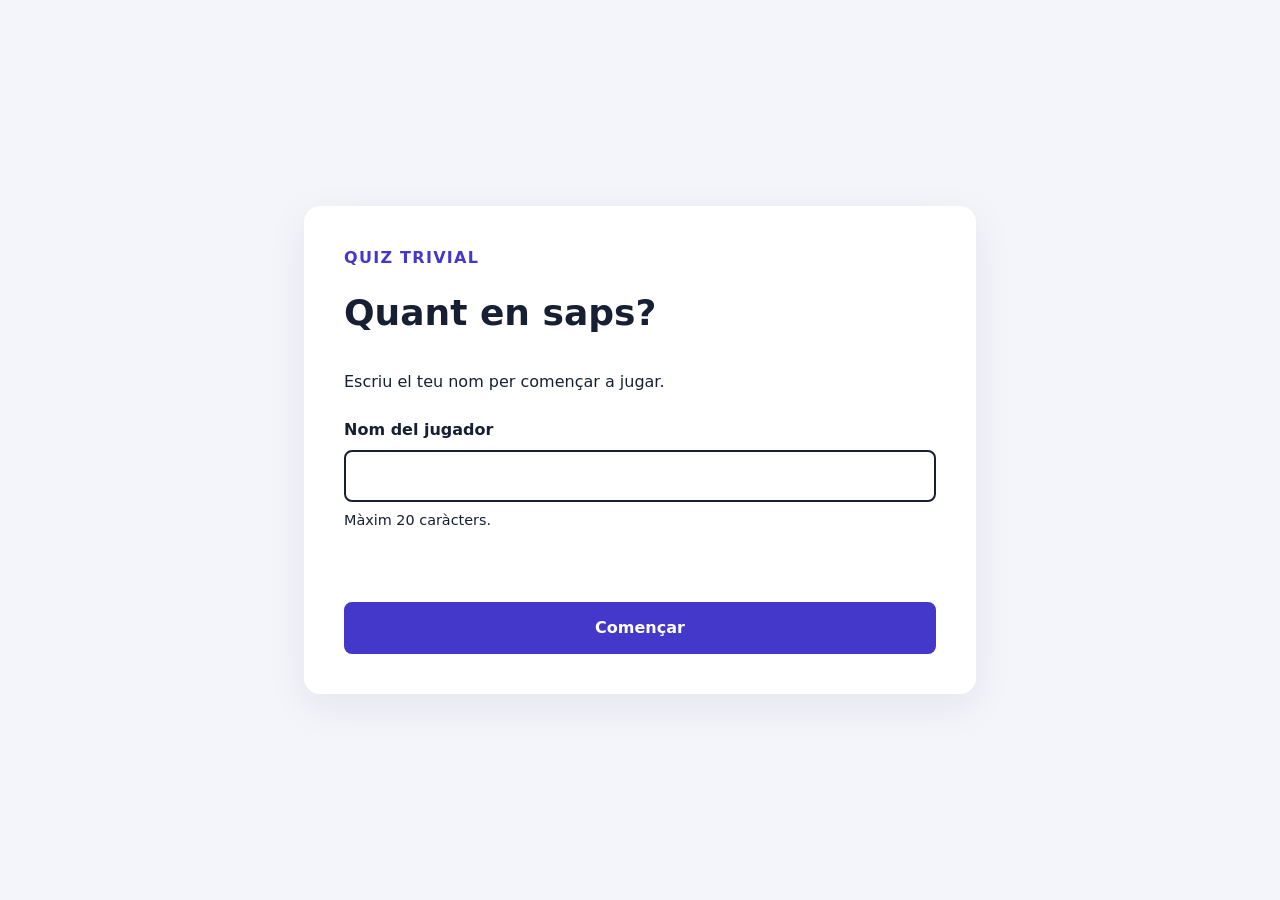
<file: index.html>
<!DOCTYPE html>
<html lang="ca">
<head>
  <meta charset="UTF-8">
  <meta name="viewport" content="width=device-width, initial-scale=1.0">
  <title>Quiz Trivial</title>
  <link rel="stylesheet" href="css/base.css">
  <link rel="stylesheet" href="css/access.css">
  <link rel="stylesheet" href="css/game.css">
  <link rel="stylesheet" href="css/results.css">
  <link rel="stylesheet" href="css/timer.css">
</head>
<body>
  <main>

    <!-- ===== PANTALLA screen-welcome (propietari: Joan) ===== -->

    <section class="screen" id="screen-welcome">
      <div class="card access-card">
        <header>
          <p class="access-eyebrow">Quiz Trivial</p>
          <h1>Quant en saps?</h1>
          <p>Escriu el teu nom per començar a jugar.</p>
        </header>
        <form id="welcome-form" novalidate>
          <label for="player-name">Nom del jugador</label>
          <input id="player-name" name="player-name" type="text"
                 autocomplete="nickname" required
                 aria-describedby="name-help name-error">
          <p id="name-help" class="access-help">Màxim 20 caràcters.</p>
          <p id="name-error" class="access-error" role="alert"></p>
          <button class="btn btn--primary" type="submit">Començar</button>
        </form>
      </div>
    </section>

    <!-- ===== PANTALLA screen-types (propietari: Joan) ===== -->

    <section class="screen" id="screen-types">
      <div class="card access-card">
        <header>
          <p class="access-eyebrow">Quiz Trivial</p>
          <h2 id="types-greeting" tabindex="-1">Hola!</h2>
          <p>Tria un tipus de preguntes.</p>
        </header>
        <div id="category-list" aria-label="Tipus de preguntes"></div>
      </div>
    </section>

    <!-- ===== PANTALLA screen-game (propietari: Pol) ===== -->

    <section class="screen" id="screen-game">
      <div class="card game-card">
        <p id="game-error" role="alert"></p>
        <div id="game-content" hidden>
          <header>
            <p id="game-category" class="game-category"></p>
            <div class="game-meta">
              <p id="game-progress"></p>
              <p id="game-score" aria-live="polite"></p>
            </div>
            <div id="timer"></div>
            <p id="game-time" class="game-time"></p>
          </header>
          <h2 id="game-question" tabindex="-1"></h2>
          <div id="game-options" role="group" aria-labelledby="game-question"></div>
          <p id="game-feedback" class="game-feedback" role="status" aria-live="polite"></p>
          <button id="game-next" class="btn btn--primary" type="button" hidden>Següent</button>
        </div>
        <button id="game-back" class="btn game-back" type="button">Tornar als tipus</button>
      </div>
    </section>

    <!-- ===== PANTALLA screen-results (propietari: Miquel) ===== -->

    <section class="screen" id="screen-results">
      <div class="card card--results">
        <h2 id="results-title">Resultats finals</h2>
        <p id="results-summary" class="results__summary"></p>

        <div id="results-list" class="results__list">
          <!-- Les preguntes i respostes s'injectaran dinàmicament des de js/results.js -->
        </div>

        <div class="results__actions">
          <button id="btn-restart" class="btn btn--primary">Tornar a jugar</button>
          <button id="btn-exit" class="btn">Sortir</button>
        </div>
      </div>
    </section>

  </main>

  <script src="js/questions.js"></script>
  <script src="js/timer.js"></script>
  <script src="js/access.js"></script>
  <script src="js/game.js"></script>
  <script src="js/results.js"></script>
  <script src="js/main.js"></script>
</body>
</html>
</file>
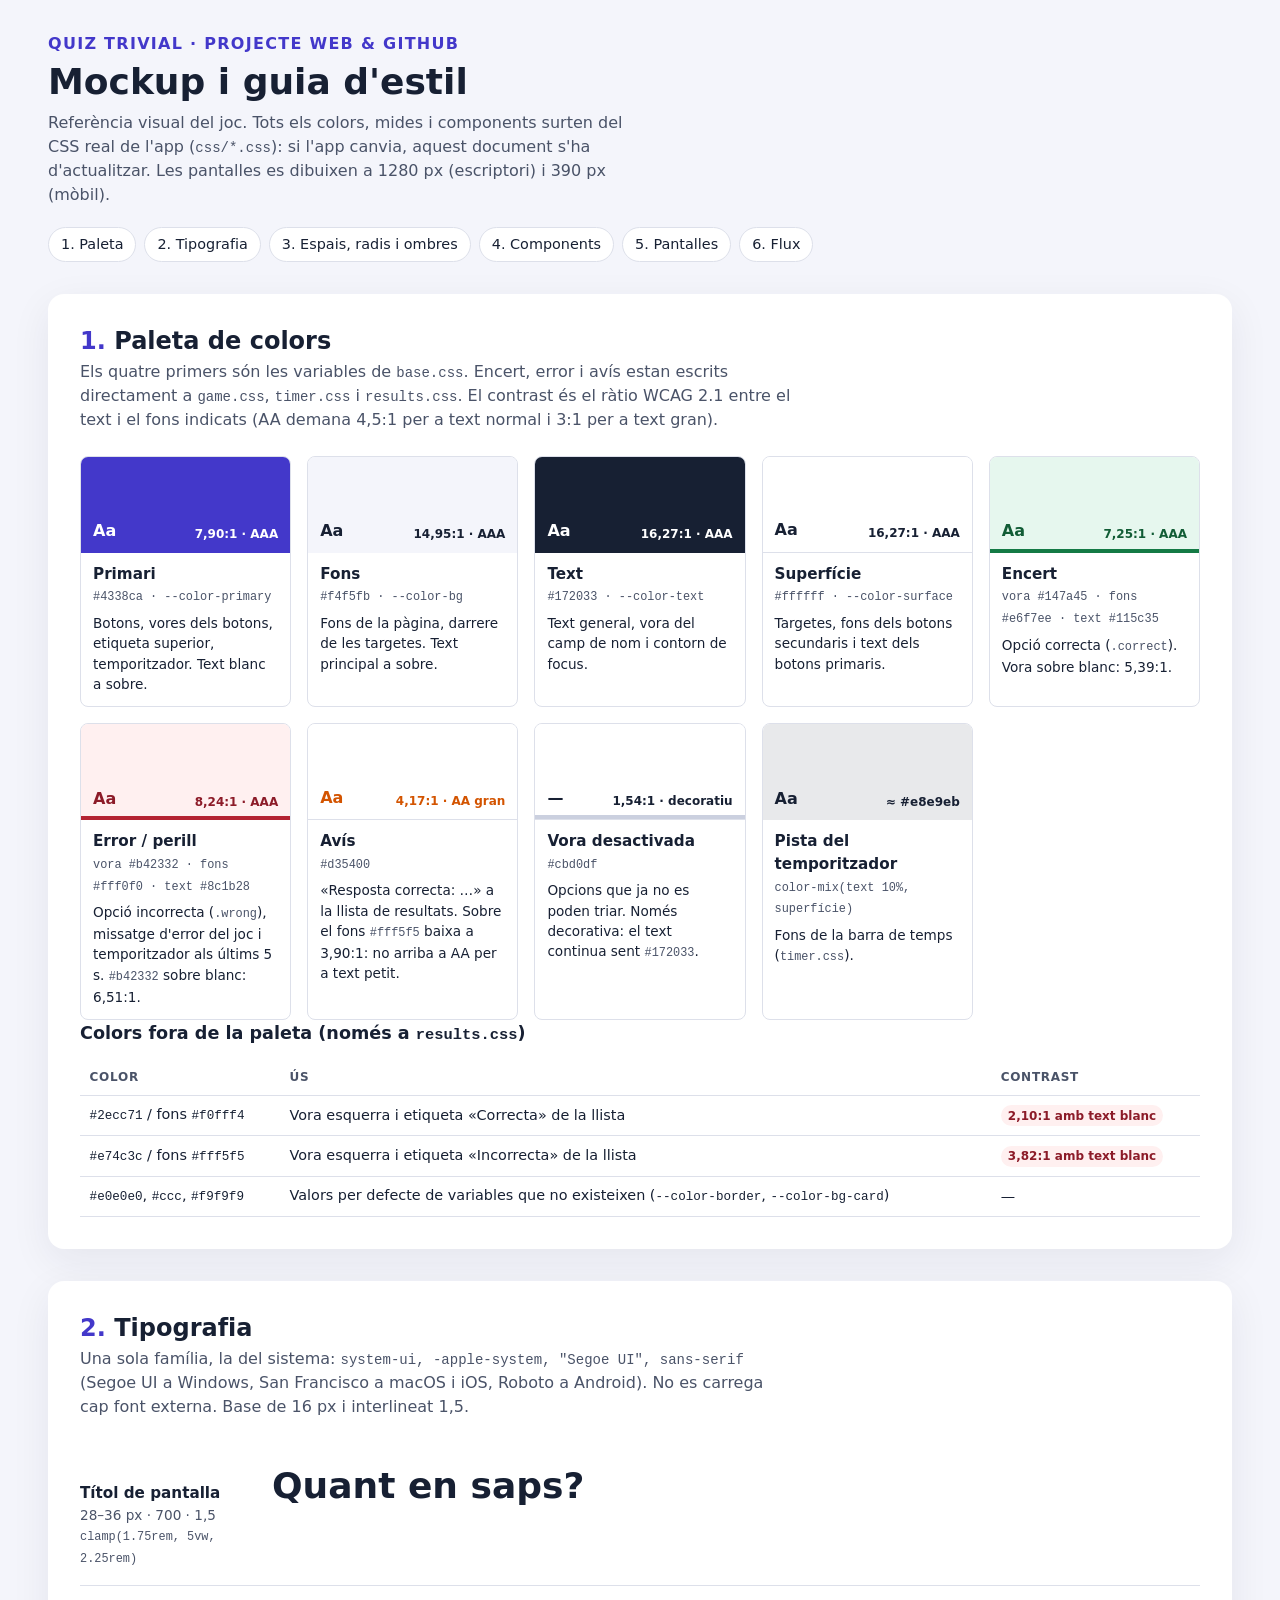
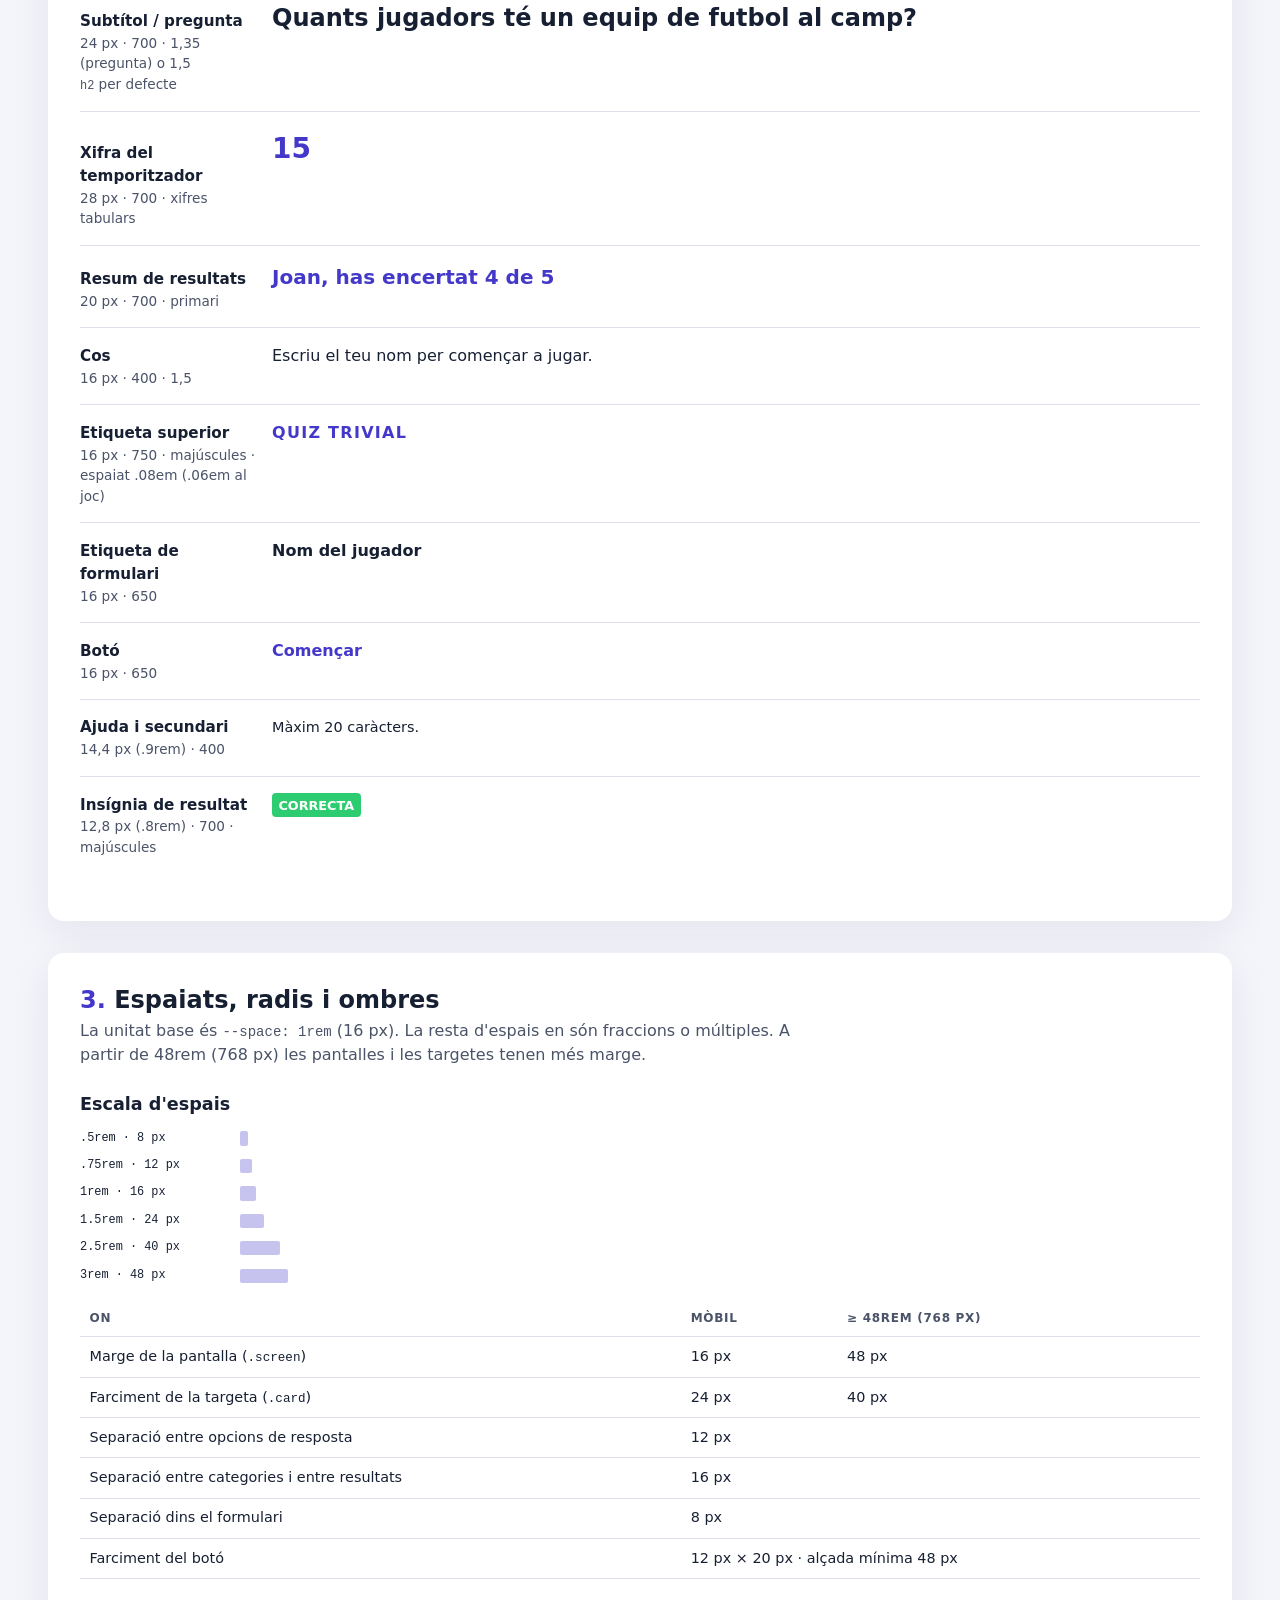
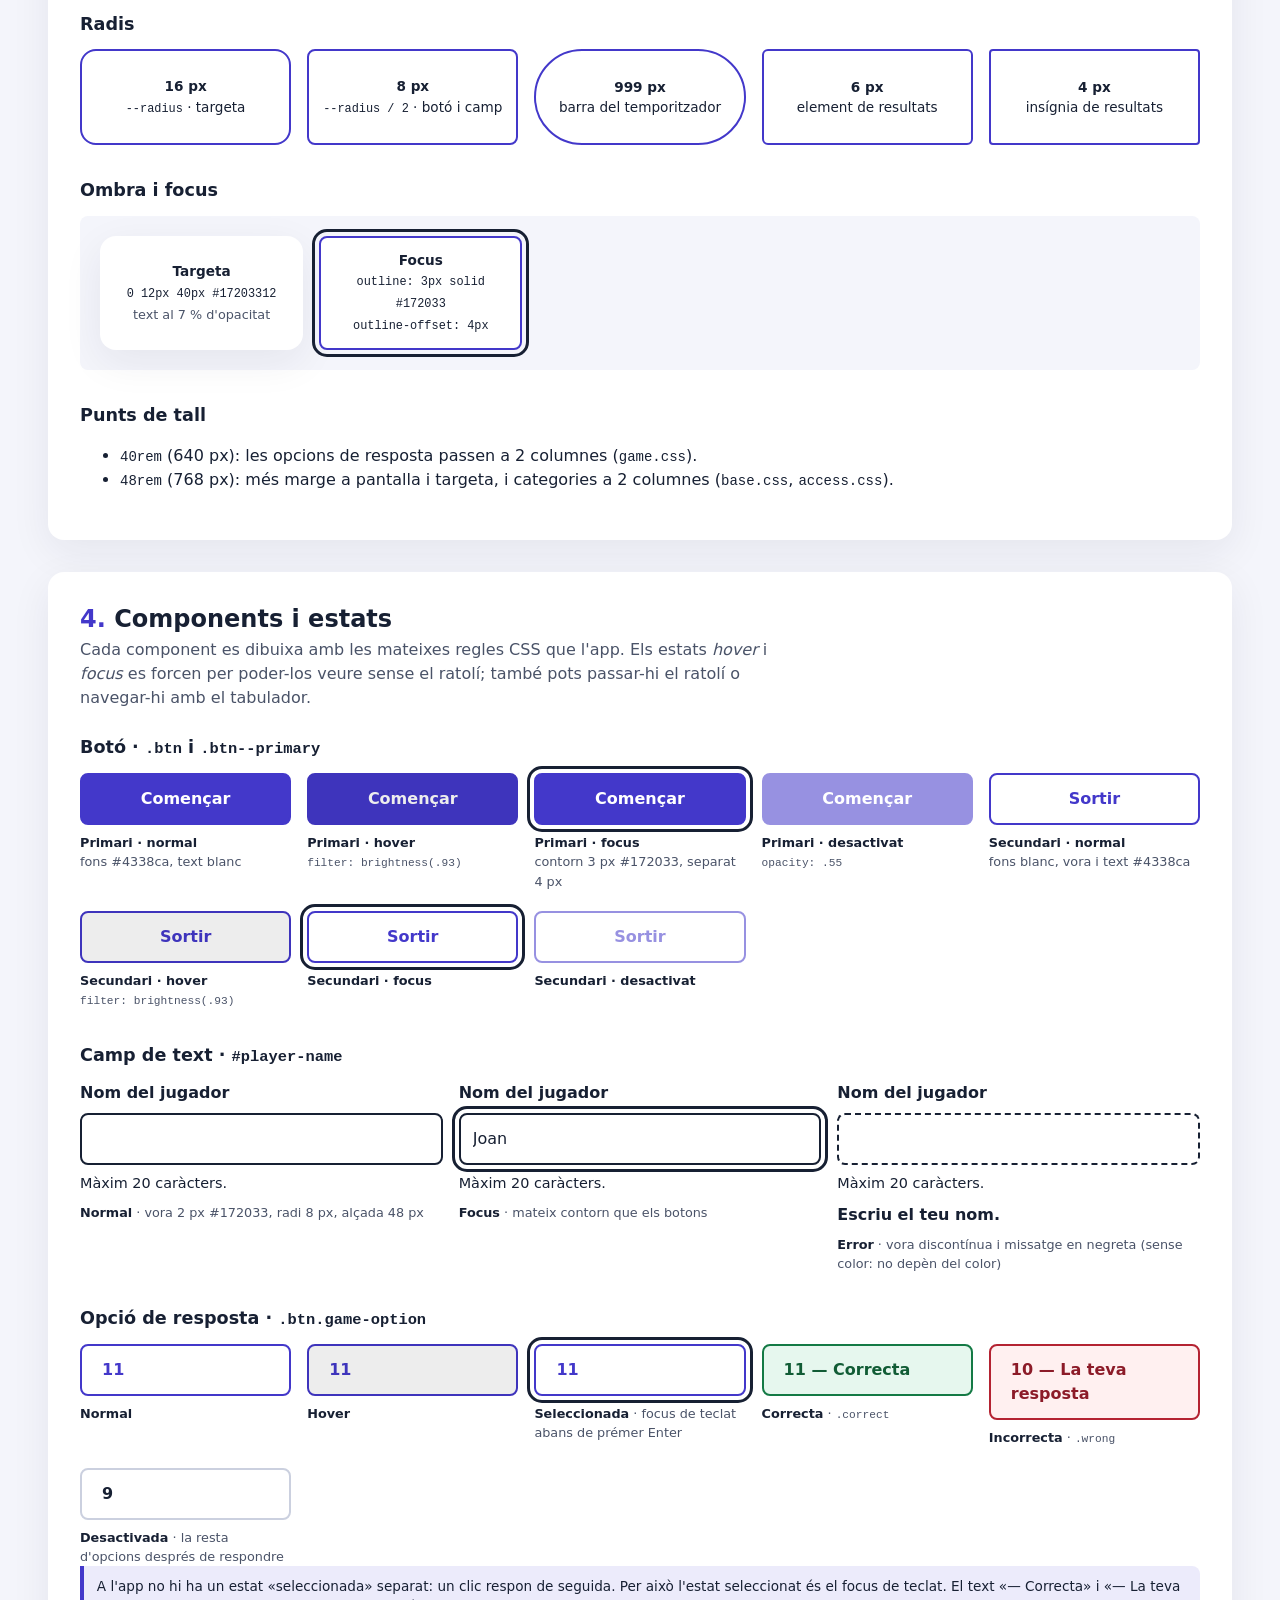
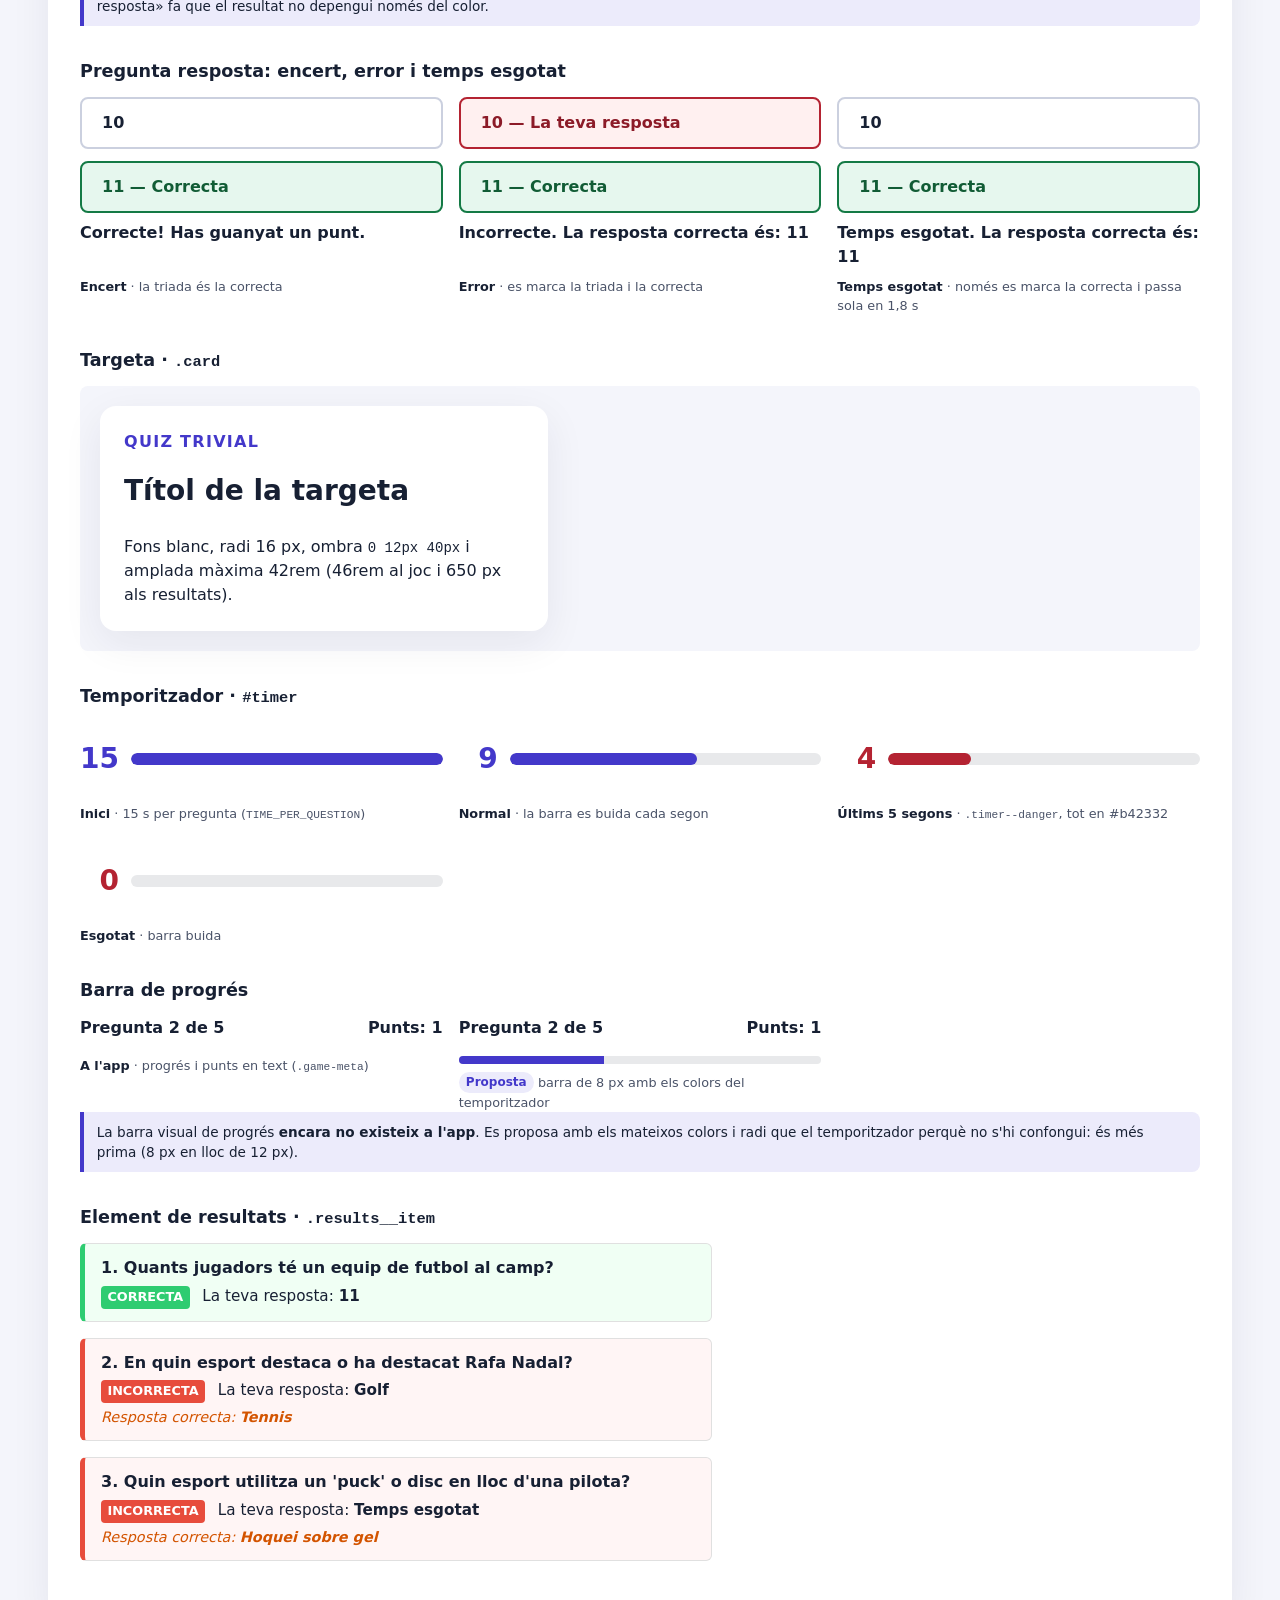
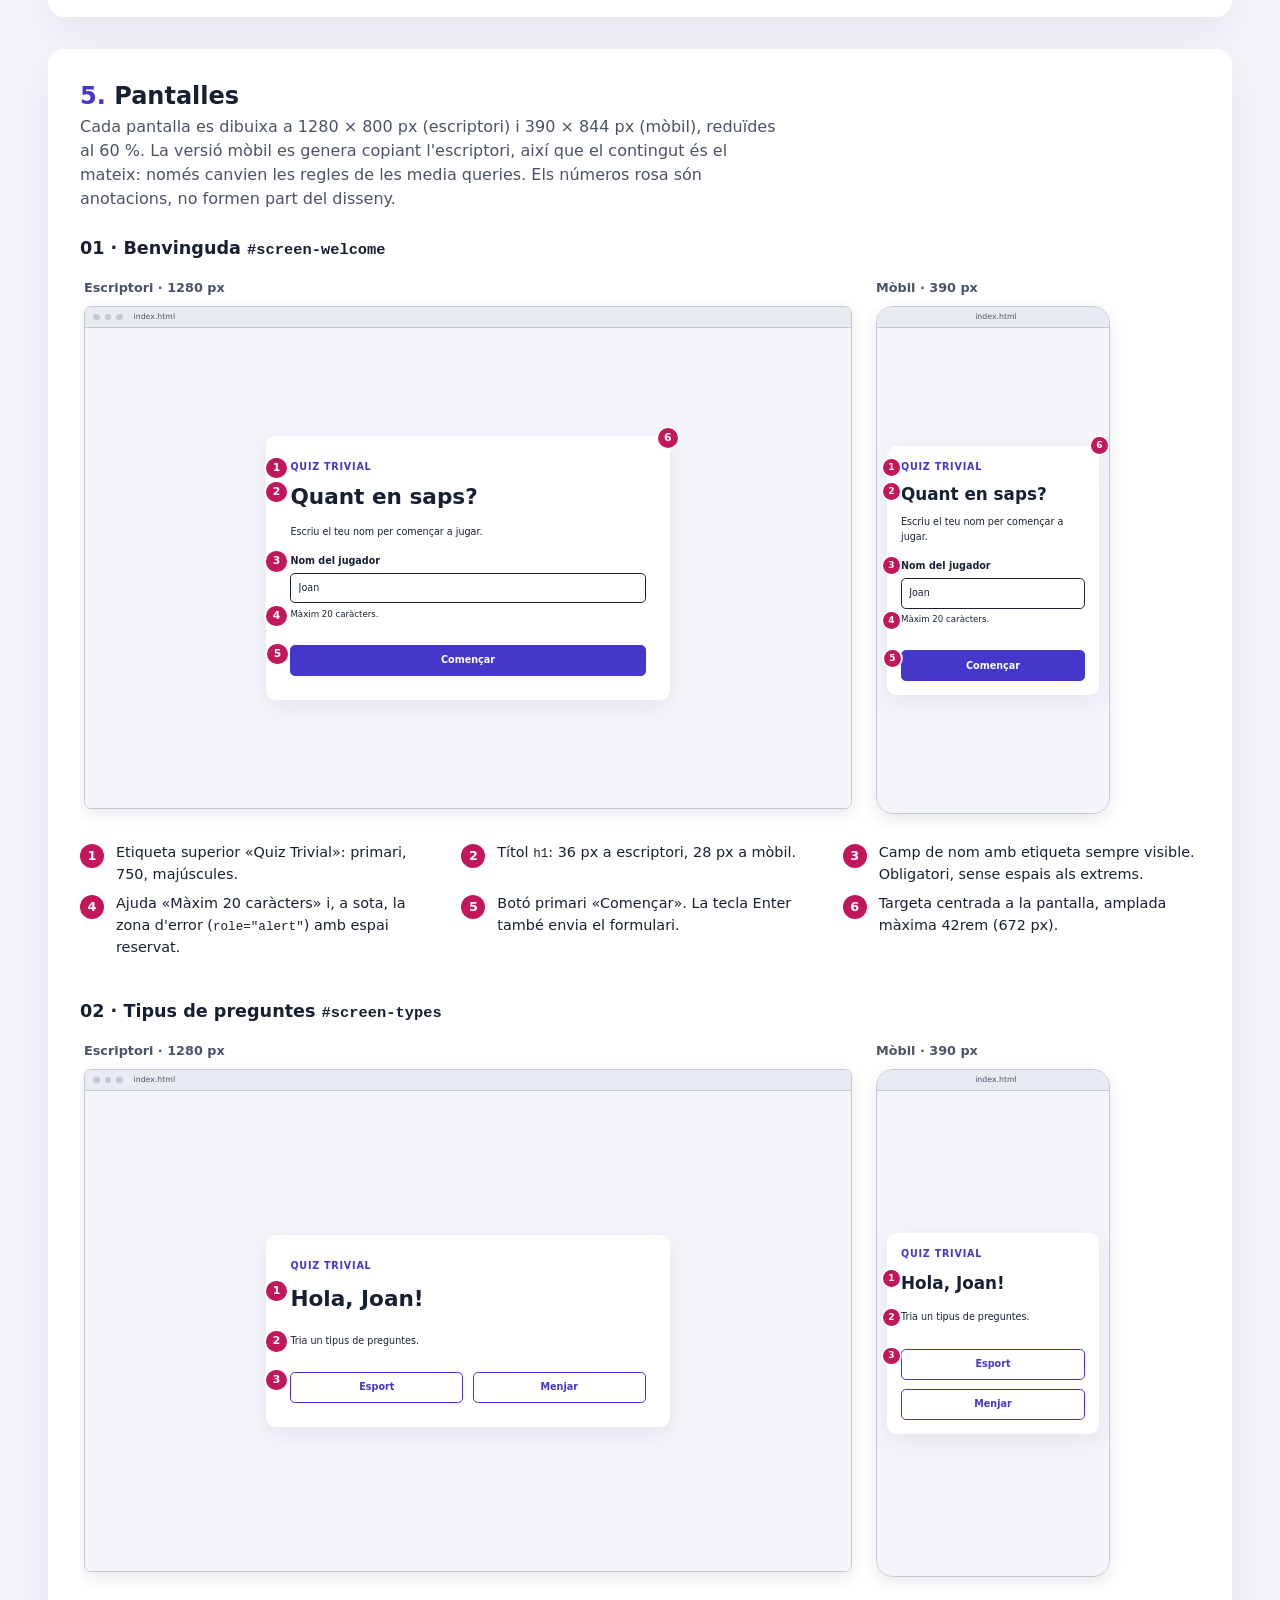
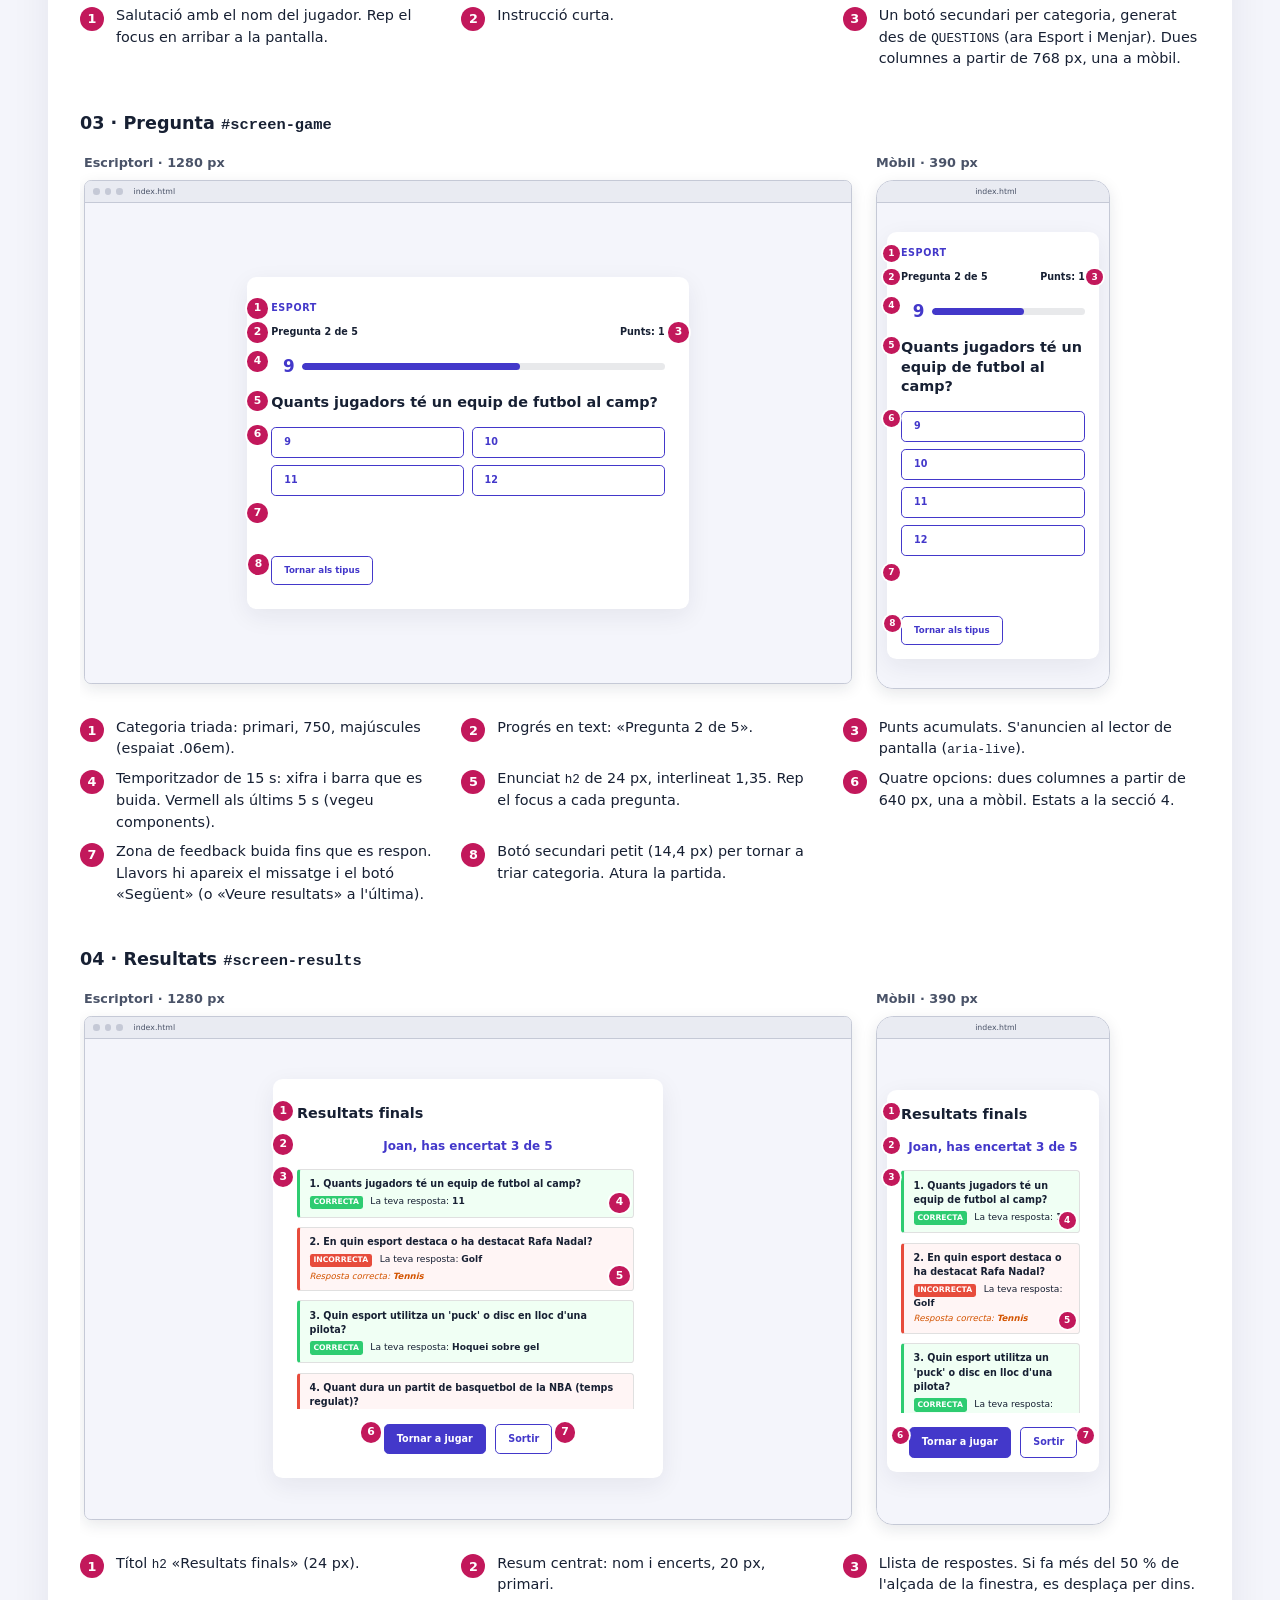
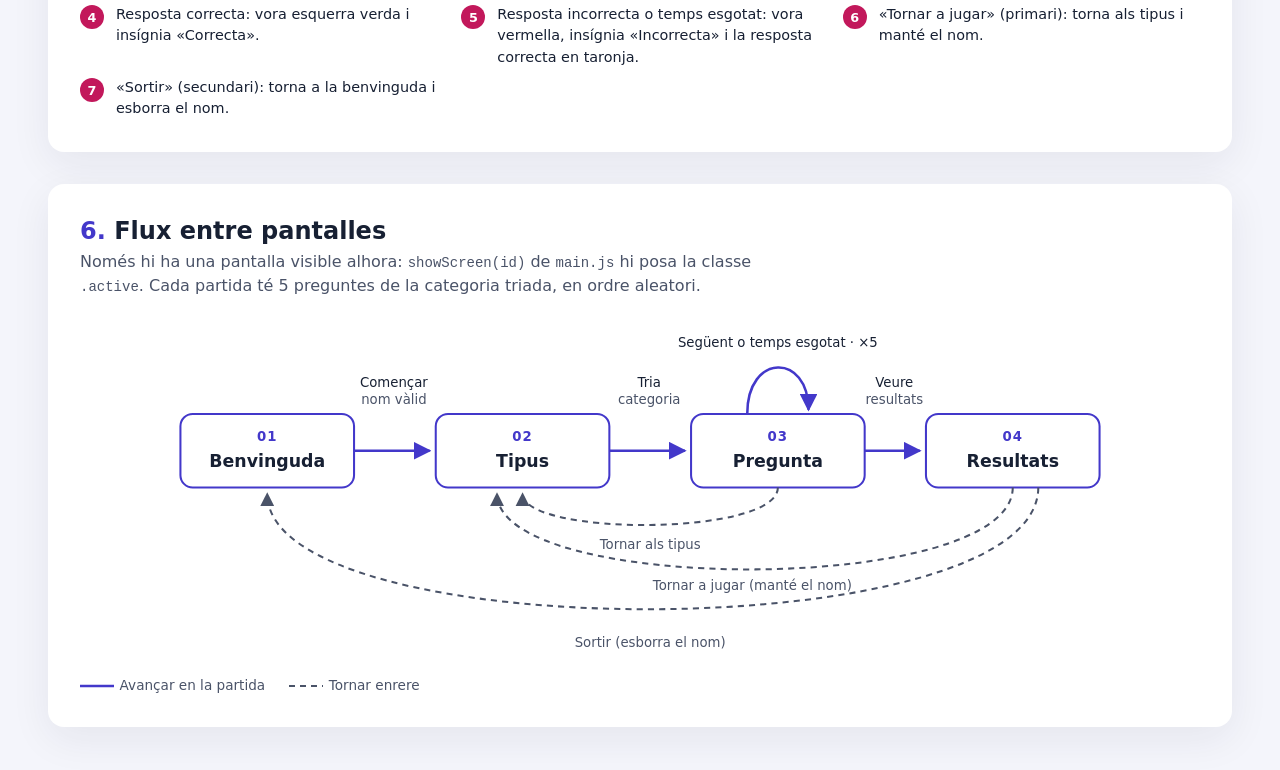
<file: docs/mockup/mockup.html>
<!DOCTYPE html>
<html lang="ca">
<head>
  <meta charset="UTF-8">
  <meta name="viewport" content="width=device-width, initial-scale=1.0">
  <title>Quiz Trivial · Mockup i guia d'estil</title>
  <!--
    Mockup i guia d'estil del Quiz Trivial.
    Fitxer autònom: sense frameworks, sense fonts ni imatges externes.
    Tots els valors surten de css/base.css, access.css, game.css,
    timer.css i results.css. Si l'app canvia, cal actualitzar-lo.
  -->
  <style>
    /* ===== Valors de l'app (còpia exacta de css/base.css :root) ===== */
    :root {
      --color-primary: #4338ca;
      --color-bg: #f4f5fb;
      --color-text: #172033;
      --color-surface: #ffffff;
      --radius: 1rem;
      --space: 1rem;

      /* Colors que l'app escriu directament als fitxers de cada pantalla */
      --ok-border: #147a45;   /* game.css .correct */
      --ok-bg: #e6f7ee;
      --ok-text: #115c35;
      --ko-border: #b42332;   /* game.css .wrong i timer.css perill */
      --ko-bg: #fff0f0;
      --ko-text: #8c1b28;
      --disabled-border: #cbd0df;
      --warning: #d35400;     /* results.css .results__correct-solution */
      --timer-track: color-mix(in srgb, var(--color-text) 10%, var(--color-surface));

      /* Només per a la guia (no són de l'app) */
      --guide-muted: #4a5368;
      --guide-line: #dde0ea;
      --escala: .6;
    }

    * { box-sizing: border-box; }
    html { scroll-behavior: smooth; }
    @media (prefers-reduced-motion: reduce) { html { scroll-behavior: auto; } }
    body {
      margin: 0;
      background: var(--color-bg);
      color: var(--color-text);
      font-family: system-ui, -apple-system, "Segoe UI", sans-serif;
      line-height: 1.5;
    }
    button, input { font: inherit; }

    /* ===== Estructura de la guia ===== */
    .guia { max-width: 76rem; margin: 0 auto; padding: 2rem 1rem 4rem; }
    .guia > header { margin-bottom: 2rem; }
    .guia-eyebrow { margin: 0; color: var(--color-primary); font-weight: 750; letter-spacing: .08em; text-transform: uppercase; }
    .guia h1 { margin: .25rem 0 .5rem; font-size: clamp(1.75rem, 5vw, 2.25rem); line-height: 1.2; }
    .guia-intro { max-width: 60ch; margin: 0; color: var(--guide-muted); }
    .guia nav ol { display: flex; flex-wrap: wrap; gap: .5rem; margin: 1.25rem 0 0; padding: 0; list-style: none; counter-reset: idx; }
    .guia nav a {
      display: inline-block; padding: .35rem .75rem; border: 1px solid var(--guide-line);
      border-radius: 999px; background: var(--color-surface); color: var(--color-text); text-decoration: none; font-size: .9rem;
    }
    .guia nav a:hover { border-color: var(--color-primary); color: var(--color-primary); }
    .guia :focus-visible { outline: 3px solid var(--color-text); outline-offset: 4px; }

    .seccio {
      margin-top: 2rem; padding: 2rem; border-radius: var(--radius);
      background: var(--color-surface); box-shadow: 0 12px 40px #17203312;
    }
    .seccio > h2 { margin: 0 0 .25rem; font-size: 1.5rem; line-height: 1.25; }
    .seccio > h2 span { color: var(--color-primary); font-variant-numeric: tabular-nums; }
    .seccio-desc { margin: 0 0 1.5rem; max-width: 70ch; color: var(--guide-muted); }
    .seccio h3 { margin: 2rem 0 .75rem; font-size: 1.1rem; }
    .seccio h3:first-of-type { margin-top: 0; }
    code { font-family: ui-monospace, "Cascadia Mono", Consolas, monospace; font-size: .875em; }
    .font { font-size: .8rem; color: var(--guide-muted); }

    .taula { width: 100%; border-collapse: collapse; font-size: .9rem; }
    .taula th, .taula td { padding: .55rem .6rem; border-bottom: 1px solid var(--guide-line); text-align: left; vertical-align: middle; }
    .taula th { font-size: .75rem; font-weight: 700; letter-spacing: .06em; text-transform: uppercase; color: var(--guide-muted); }
    .taula-wrap { overflow-x: auto; }

    .etiqueta {
      display: inline-block; padding: .1rem .45rem; border-radius: 999px;
      font-size: .75rem; font-weight: 700; white-space: nowrap;
    }
    .etiqueta--ok { background: var(--ok-bg); color: var(--ok-text); }
    .etiqueta--ko { background: var(--ko-bg); color: var(--ko-text); }
    .etiqueta--info { background: #ecebfb; color: var(--color-primary); }

    /* ===== 1. Paleta ===== */
    .paleta { display: grid; grid-template-columns: repeat(auto-fill, minmax(13rem, 1fr)); gap: 1rem; }
    .mostra { overflow: hidden; border: 1px solid var(--guide-line); border-radius: .5rem; }
    .mostra__color {
      display: flex; align-items: flex-end; justify-content: space-between;
      height: 6rem; padding: .6rem .75rem; font-weight: 650;
    }
    .mostra__color small { font-weight: 700; font-size: .75rem; }
    .mostra__info { padding: .6rem .75rem .75rem; font-size: .85rem; }
    .mostra__info strong { display: block; font-size: .95rem; }
    .mostra__info code { color: var(--guide-muted); }
    .mostra__info p { margin: .35rem 0 0; }

    /* ===== 2. Tipografia ===== */
    .tipus-fila {
      display: grid; grid-template-columns: 11rem 1fr; gap: 1rem; align-items: baseline;
      padding: 1rem 0; border-bottom: 1px solid var(--guide-line);
    }
    .tipus-fila:last-child { border-bottom: 0; }
    .tipus-fila dt { font-size: .85rem; color: var(--guide-muted); }
    .tipus-fila dt strong { display: block; color: var(--color-text); font-size: .95rem; }
    .tipus-fila dd { margin: 0; min-width: 0; overflow-wrap: anywhere; }
    @media (max-width: 40rem) { .tipus-fila { grid-template-columns: 1fr; gap: .25rem; } }

    /* ===== 3. Espaiats, radis i ombres ===== */
    .escala-espais { display: grid; gap: .6rem; }
    .espai { display: grid; grid-template-columns: 9rem 1fr; align-items: center; gap: 1rem; font-size: .85rem; }
    .espai__barra { height: .9rem; border-radius: 2px; background: color-mix(in srgb, var(--color-primary) 30%, white); }
    .graella-3 { display: grid; grid-template-columns: repeat(auto-fill, minmax(12rem, 1fr)); gap: 1rem; }
    .caixa {
      display: grid; place-items: center; min-height: 6rem; padding: .75rem;
      border: 2px solid var(--color-primary); background: var(--color-surface);
      font-size: .85rem; text-align: center;
    }
    .caixa--ombra { border: 0; border-radius: var(--radius); box-shadow: 0 12px 40px #17203312; }
    .fons-gris { padding: 1.25rem; border-radius: .5rem; background: var(--color-bg); }

    /* ===== 4. Components ===== */
    .estats { display: grid; grid-template-columns: repeat(auto-fill, minmax(11rem, 1fr)); gap: 1.25rem 1rem; align-items: start; }
    .estats--ample { grid-template-columns: repeat(auto-fill, minmax(17rem, 1fr)); }
    .estat { display: grid; gap: .5rem; min-width: 0; }
    .estat > figcaption { font-size: .8rem; color: var(--guide-muted); }
    .estat > figcaption strong { color: var(--color-text); }
    figure { margin: 0; }
    .nota-proposta {
      margin: .75rem 0 0; padding: .6rem .8rem; border-left: 4px solid var(--color-primary);
      border-radius: 0 .5rem .5rem 0; background: #ecebfb; font-size: .85rem;
    }

    /* ===================================================================
       Estils de l'app, copiats de css/*.css i limitats a .app.
       Els estats que el navegador activa sol (:hover, :focus-visible)
       es dibuixen amb les classes .is-hover i .is-focus.
       =================================================================== */
    .app { color: var(--color-text); line-height: 1.5; font-size: 16px; }
    .app h1, .app h2, .app p { margin-top: 0; }
    .app h1 { font-size: 2em; margin-bottom: .67em; }
    .app h2 { font-size: 1.5em; margin-bottom: .83em; }
    .app p { margin-bottom: 1em; }
    .app button { cursor: pointer; }

    /* base.css */
    .app .card {
      width: 100%; max-width: 42rem; padding: calc(var(--space) * 1.5);
      border-radius: var(--radius); background: var(--color-surface); box-shadow: 0 12px 40px #17203312;
    }
    .app .btn {
      display: inline-flex; align-items: center; justify-content: center;
      min-height: 48px; padding: .75rem 1.25rem;
      border: 2px solid var(--color-primary); border-radius: calc(var(--radius) / 2);
      background: var(--color-surface); color: var(--color-primary);
      font-weight: 650; text-decoration: none; text-align: center;
    }
    .app .btn--primary { background: var(--color-primary); color: var(--color-surface); }
    .app .btn:hover, .app .btn.is-hover { filter: brightness(.93); }
    .app .btn:disabled { opacity: .55; cursor: default; }
    .app :focus-visible, .app .is-focus { outline: 3px solid var(--color-text); outline-offset: 4px; }

    /* access.css */
    .app .access-card h1, .app .access-card h2 { font-size: 1.75rem; }
    .app .access-eyebrow { color: var(--color-primary); font-weight: 750; letter-spacing: .08em; text-transform: uppercase; }
    .app .welcome-form { display: grid; gap: .5rem; margin-top: 1.5rem; }
    .app .welcome-form label { font-weight: 650; }
    .app .player-name {
      width: 100%; min-height: 48px; padding: .75rem;
      color: var(--color-text); background: var(--color-surface);
      border: 2px solid var(--color-text); border-radius: .5rem;
    }
    .app .player-name[aria-invalid="true"] { border-style: dashed; }
    .app .access-help { font-size: .9rem; }
    .app .access-error { min-height: 1.5em; font-weight: 650; }
    .app .category-list { display: grid; gap: var(--space); margin-top: 1.5rem; }

    /* game.css */
    .app .game-card { max-width: 46rem; }
    .app .game-category { color: var(--color-primary); font-weight: 750; letter-spacing: .06em; text-transform: uppercase; }
    .app .game-meta { display: flex; flex-wrap: wrap; justify-content: space-between; gap: .5rem 1rem; }
    .app .game-meta p { margin-bottom: .5rem; font-weight: 650; }
    .app .game-question { margin-block: 1.5rem; line-height: 1.35; overflow-wrap: anywhere; }
    .app .game-options { display: grid; gap: .75rem; }
    .app .game-option { justify-content: flex-start; text-align: left; overflow-wrap: anywhere; }
    .app .game-option.disabled { opacity: 1; cursor: default; color: var(--color-text); border-color: #cbd0df; }
    .app .game-option.correct { background: #e6f7ee; border-color: #147a45; color: #115c35; }
    .app .game-option.wrong { background: #fff0f0; border-color: #b42332; color: #8c1b28; }
    .app .game-option:disabled:hover { filter: none; }
    .app .game-feedback { min-height: 3rem; margin-block: 1rem; font-weight: 650; }
    .app .game-back { margin-top: 1.25rem; font-size: .9rem; }

    /* timer.css (a l'app és #timer) */
    .app .timer { display: flex; align-items: center; gap: .75rem; margin: 1rem 0; }
    .app .timer__number {
      min-width: 2ch; font-size: 1.75rem; font-weight: bold; font-variant-numeric: tabular-nums;
      text-align: right; color: var(--color-primary);
    }
    .app .timer__bar { flex: 1; height: .75rem; border-radius: 999px; overflow: hidden; background-color: var(--timer-track); }
    .app .timer__fill { height: 100%; border-radius: inherit; background-color: var(--color-primary); }
    .app .timer--danger .timer__number { color: #b42332; }
    .app .timer--danger .timer__fill { background-color: #b42332; }

    /* results.css */
    .app .card--results { max-width: 650px; margin: 0 auto; }
    .app .results__summary { font-size: 1.25rem; font-weight: bold; text-align: center; margin-bottom: 1.5rem; color: var(--color-primary); }
    .app .results__list { display: flex; flex-direction: column; gap: 1rem; margin-bottom: 1.5rem; padding-right: .5rem; }
    .app .results__item { border: 1px solid #e0e0e0; border-left: 5px solid #ccc; border-radius: 6px; padding: .75rem 1rem; background-color: #f9f9f9; }
    .app .results__item--correct { border-left-color: #2ecc71; background-color: #f0fff4; }
    .app .results__item--incorrect { border-left-color: #e74c3c; background-color: #fff5f5; }
    .app .results__question-text { font-weight: 600; margin-bottom: .35rem; }
    .app .results__answer-info { font-size: .95rem; line-height: 1.4; }
    .app .results__badge { display: inline-block; padding: .15rem .4rem; border-radius: 4px; font-size: .8rem; font-weight: bold; text-transform: uppercase; margin-right: .5rem; }
    .app .results__badge--ok { background-color: #2ecc71; color: #fff; }
    .app .results__badge--fail { background-color: #e74c3c; color: #fff; }
    .app .results__correct-solution { margin-top: .25rem; font-size: .9rem; color: #d35400; font-style: italic; }
    .app .results__actions { display: flex; gap: 1rem; justify-content: center; margin-top: 1rem; }

    /* Proposta (no és a l'app) */
    .app .progress { height: .5rem; border-radius: 999px; background: var(--timer-track); overflow: hidden; }
    .app .progress__fill { height: 100%; background: var(--color-primary); }

    /* ===== 5. Pantalles en marcs ===== */
    .pantalla { margin-top: 2.5rem; }
    .pantalla:first-of-type { margin-top: 0; }
    .pantalla__marcs { display: flex; gap: 1.5rem; align-items: flex-start; overflow-x: auto; padding: .25rem .25rem 1rem; }
    .marc-fig { flex: none; display: grid; gap: .5rem; }
    .marc-fig > figcaption { font-size: .8rem; font-weight: 650; color: var(--guide-muted); }
    .marc-zoom { zoom: var(--escala); }
    .marc {
      overflow: hidden; border: 1px solid #c5c9d6; border-radius: 12px;
      background: var(--color-bg); box-shadow: 0 8px 24px #1720331a;
    }
    .marc--escriptori { width: 1280px; }
    .marc--mobil { width: 390px; border-radius: 28px; }
    .marc__barra {
      display: flex; align-items: center; gap: 8px; height: 36px; padding: 0 14px;
      background: #e9ebf2; border-bottom: 1px solid #c5c9d6; font-size: 13px; color: var(--guide-muted);
    }
    .marc__barra i { width: 11px; height: 11px; border-radius: 50%; background: #c5c9d6; }
    .marc__barra span { margin-left: 10px; }
    .marc--mobil .marc__barra { justify-content: center; }
    .marc--mobil .marc__barra i { display: none; }

    .app.screen { display: grid; place-items: center; padding: var(--space); background: var(--color-bg); }
    .marc--escriptori .screen { min-height: 800px; padding: calc(var(--space) * 3); }
    .marc--mobil .screen { min-height: 808px; }
    /* Regles de les media queries de l'app (≥ 40rem i ≥ 48rem), aplicades al marc d'escriptori */
    .marc--escriptori .card { padding: calc(var(--space) * 2.5); }
    .marc--escriptori .access-card h1, .marc--escriptori .access-card h2 { font-size: 2.25rem; }
    .marc--escriptori .category-list { grid-template-columns: repeat(2, minmax(0, 1fr)); }
    .marc--escriptori .game-options { grid-template-columns: repeat(2, minmax(0, 1fr)); }
    .marc--escriptori .results__list { max-height: 400px; overflow-y: auto; }
    .marc--mobil .results__list { max-height: 404px; overflow-y: auto; }

    /* Anotacions numerades */
    .anotat { position: relative; }
    /* El número es posa al marge esquerre de la targeta per no tapar el text */
    .nota {
      position: absolute; z-index: 2; top: -2px; left: -30px;
      display: grid; place-items: center; width: 28px; height: 28px; border-radius: 50%;
      background: #c2185b; color: #fff; box-shadow: 0 0 0 3px #fff;
      font: 700 15px/1 system-ui, -apple-system, "Segoe UI", sans-serif; letter-spacing: 0; text-transform: none;
      pointer-events: none;
    }
    .marc--escriptori .nota { width: 34px; height: 34px; top: -4px; left: -40px; font-size: 18px; }
    .nota--dreta, .marc--escriptori .nota--dreta { left: auto; right: -30px; }
    .marc--escriptori .nota--dreta { right: -40px; }
    .nota--cantonada, .marc--escriptori .nota--cantonada { top: -14px; left: auto; right: -14px; }
    .nota--dins, .marc--escriptori .nota--dins { top: auto; bottom: 6px; left: auto; right: 6px; }
    .anotacions { display: grid; grid-template-columns: repeat(auto-fill, minmax(20rem, 1fr)); gap: .5rem 1.5rem; margin: .75rem 0 0; padding: 0; list-style: none; counter-reset: nota; }
    .anotacions li { position: relative; padding-left: 2.25rem; font-size: .9rem; counter-increment: nota; }
    .anotacions li::before {
      content: counter(nota); position: absolute; left: 0; top: .1rem;
      display: grid; place-items: center; width: 1.5rem; height: 1.5rem; border-radius: 50%;
      background: #c2185b; color: #fff; font-size: .8rem; font-weight: 700;
    }

    /* Mode captura: scripts de captura afegeixen .captura al <html> per treure l'escala */
    .captura .marc-zoom { zoom: 1; }
    .captura .pantalla__marcs { overflow: visible; width: max-content; padding: 24px; background: var(--color-surface); }

    /* ===== 6. Flux ===== */
    .flux > svg { display: block; width: 100%; height: auto; max-width: 60rem; margin: 0 auto; }
    .flux .caixa-flux { fill: var(--color-surface); stroke: var(--color-primary); stroke-width: 2; }
    .flux .num-flux { fill: var(--color-primary); font-weight: 750; font-size: 13px; letter-spacing: .08em; }
    .flux .nom-flux { fill: var(--color-text); font-weight: 700; font-size: 17px; }
    .flux .endavant { fill: none; stroke: var(--color-primary); stroke-width: 2.5; }
    .flux .enrere { fill: none; stroke: var(--guide-muted); stroke-width: 2; stroke-dasharray: 6 5; }
    .flux .etq { fill: var(--color-text); font-size: 13px; }
    .flux .etq--fosca { fill: var(--guide-muted); }
    .llegenda { display: flex; flex-wrap: wrap; gap: .5rem 1.5rem; margin: 1rem 0 0; padding: 0; list-style: none; font-size: .85rem; color: var(--guide-muted); }
    .llegenda svg { vertical-align: middle; margin-right: .35rem; }
  </style>
</head>
<body>
  <div class="guia">
    <header>
      <p class="guia-eyebrow">Quiz Trivial · Projecte Web &amp; GitHub</p>
      <h1>Mockup i guia d'estil</h1>
      <p class="guia-intro">
        Referència visual del joc. Tots els colors, mides i components surten del CSS real
        de l'app (<code>css/*.css</code>): si l'app canvia, aquest document s'ha d'actualitzar.
        Les pantalles es dibuixen a 1280 px (escriptori) i 390 px (mòbil).
      </p>
      <nav aria-label="Seccions">
        <ol>
          <li><a href="#paleta">1. Paleta</a></li>
          <li><a href="#tipografia">2. Tipografia</a></li>
          <li><a href="#espais">3. Espais, radis i ombres</a></li>
          <li><a href="#components">4. Components</a></li>
          <li><a href="#pantalles">5. Pantalles</a></li>
          <li><a href="#flux">6. Flux</a></li>
        </ol>
      </nav>
    </header>

    <main>
      <!-- ===================== 1. PALETA ===================== -->
      <section class="seccio" id="paleta" aria-labelledby="t-paleta">
        <h2 id="t-paleta"><span>1.</span> Paleta de colors</h2>
        <p class="seccio-desc">
          Els quatre primers són les variables de <code>base.css</code>. Encert, error i avís
          estan escrits directament a <code>game.css</code>, <code>timer.css</code> i
          <code>results.css</code>. El contrast és el ràtio WCAG 2.1 entre el text i el fons
          indicats (AA demana 4,5:1 per a text normal i 3:1 per a text gran).
        </p>

        <div class="paleta">
          <article class="mostra">
            <div class="mostra__color" style="background:#4338ca;color:#fff">Aa <small>7,90:1 · AAA</small></div>
            <div class="mostra__info">
              <strong>Primari</strong>
              <code>#4338ca · --color-primary</code>
              <p>Botons, vores dels botons, etiqueta superior, temporitzador. Text blanc a sobre.</p>
            </div>
          </article>
          <article class="mostra">
            <div class="mostra__color" style="background:#f4f5fb;color:#172033">Aa <small>14,95:1 · AAA</small></div>
            <div class="mostra__info">
              <strong>Fons</strong>
              <code>#f4f5fb · --color-bg</code>
              <p>Fons de la pàgina, darrere de les targetes. Text principal a sobre.</p>
            </div>
          </article>
          <article class="mostra">
            <div class="mostra__color" style="background:#172033;color:#fff">Aa <small>16,27:1 · AAA</small></div>
            <div class="mostra__info">
              <strong>Text</strong>
              <code>#172033 · --color-text</code>
              <p>Text general, vora del camp de nom i contorn de focus.</p>
            </div>
          </article>
          <article class="mostra">
            <div class="mostra__color" style="background:#fff;color:#172033;border-bottom:1px solid var(--guide-line)">Aa <small>16,27:1 · AAA</small></div>
            <div class="mostra__info">
              <strong>Superfície</strong>
              <code>#ffffff · --color-surface</code>
              <p>Targetes, fons dels botons secundaris i text dels botons primaris.</p>
            </div>
          </article>
          <article class="mostra">
            <div class="mostra__color" style="background:#e6f7ee;color:#115c35;box-shadow:inset 0 -4px #147a45">Aa <small>7,25:1 · AAA</small></div>
            <div class="mostra__info">
              <strong>Encert</strong>
              <code>vora #147a45 · fons #e6f7ee · text #115c35</code>
              <p>Opció correcta (<code>.correct</code>). Vora sobre blanc: 5,39:1.</p>
            </div>
          </article>
          <article class="mostra">
            <div class="mostra__color" style="background:#fff0f0;color:#8c1b28;box-shadow:inset 0 -4px #b42332">Aa <small>8,24:1 · AAA</small></div>
            <div class="mostra__info">
              <strong>Error / perill</strong>
              <code>vora #b42332 · fons #fff0f0 · text #8c1b28</code>
              <p>Opció incorrecta (<code>.wrong</code>), missatge d'error del joc i temporitzador als últims 5 s. <code>#b42332</code> sobre blanc: 6,51:1.</p>
            </div>
          </article>
          <article class="mostra">
            <div class="mostra__color" style="background:#fff;color:#d35400;border-bottom:1px solid var(--guide-line)">Aa <small>4,17:1 · AA gran</small></div>
            <div class="mostra__info">
              <strong>Avís</strong>
              <code>#d35400</code>
              <p>«Resposta correcta: …» a la llista de resultats. Sobre el fons <code>#fff5f5</code> baixa a 3,90:1: no arriba a AA per a text petit.</p>
            </div>
          </article>
          <article class="mostra">
            <div class="mostra__color" style="background:#fff;color:#172033;box-shadow:inset 0 -4px #cbd0df;border-bottom:1px solid var(--guide-line)">— <small>1,54:1 · decoratiu</small></div>
            <div class="mostra__info">
              <strong>Vora desactivada</strong>
              <code>#cbd0df</code>
              <p>Opcions que ja no es poden triar. Només decorativa: el text continua sent <code>#172033</code>.</p>
            </div>
          </article>
          <article class="mostra">
            <div class="mostra__color" style="background:var(--timer-track);color:#172033">Aa <small>≈ #e8e9eb</small></div>
            <div class="mostra__info">
              <strong>Pista del temporitzador</strong>
              <code>color-mix(text 10%, superfície)</code>
              <p>Fons de la barra de temps (<code>timer.css</code>).</p>
            </div>
          </article>
        </div>

        <h3>Colors fora de la paleta (només a <code>results.css</code>)</h3>
        <div class="taula-wrap">
          <table class="taula">
            <thead><tr><th>Color</th><th>Ús</th><th>Contrast</th></tr></thead>
            <tbody>
              <tr><td><code>#2ecc71</code> / fons <code>#f0fff4</code></td><td>Vora esquerra i etiqueta «Correcta» de la llista</td><td><span class="etiqueta etiqueta--ko">2,10:1 amb text blanc</span></td></tr>
              <tr><td><code>#e74c3c</code> / fons <code>#fff5f5</code></td><td>Vora esquerra i etiqueta «Incorrecta» de la llista</td><td><span class="etiqueta etiqueta--ko">3,82:1 amb text blanc</span></td></tr>
              <tr><td><code>#e0e0e0</code>, <code>#ccc</code>, <code>#f9f9f9</code></td><td>Valors per defecte de variables que no existeixen (<code>--color-border</code>, <code>--color-bg-card</code>)</td><td>—</td></tr>
            </tbody>
          </table>
        </div>
      </section>

      <!-- ===================== 2. TIPOGRAFIA ===================== -->
      <section class="seccio" id="tipografia" aria-labelledby="t-tipo">
        <h2 id="t-tipo"><span>2.</span> Tipografia</h2>
        <p class="seccio-desc">
          Una sola família, la del sistema: <code>system-ui, -apple-system, "Segoe UI", sans-serif</code>
          (Segoe UI a Windows, San Francisco a macOS i iOS, Roboto a Android). No es carrega cap font externa.
          Base de 16 px i interlineat 1,5.
        </p>
        <dl>
          <div class="tipus-fila">
            <dt><strong>Títol de pantalla</strong>28–36 px · 700 · 1,5<br><code>clamp(1.75rem, 5vw, 2.25rem)</code></dt>
            <dd style="font-size:2.25rem;font-weight:700;line-height:1.5">Quant en saps?</dd>
          </div>
          <div class="tipus-fila">
            <dt><strong>Subtítol / pregunta</strong>24 px · 700 · 1,35 (pregunta) o 1,5<br><code>h2</code> per defecte</dt>
            <dd style="font-size:1.5rem;font-weight:700;line-height:1.35">Quants jugadors té un equip de futbol al camp?</dd>
          </div>
          <div class="tipus-fila">
            <dt><strong>Xifra del temporitzador</strong>28 px · 700 · xifres tabulars</dt>
            <dd style="font-size:1.75rem;font-weight:700;color:var(--color-primary);font-variant-numeric:tabular-nums">15</dd>
          </div>
          <div class="tipus-fila">
            <dt><strong>Resum de resultats</strong>20 px · 700 · primari</dt>
            <dd style="font-size:1.25rem;font-weight:700;color:var(--color-primary)">Joan, has encertat 4 de 5</dd>
          </div>
          <div class="tipus-fila">
            <dt><strong>Cos</strong>16 px · 400 · 1,5</dt>
            <dd>Escriu el teu nom per començar a jugar.</dd>
          </div>
          <div class="tipus-fila">
            <dt><strong>Etiqueta superior</strong>16 px · 750 · majúscules · espaiat .08em (.06em al joc)</dt>
            <dd style="color:var(--color-primary);font-weight:750;letter-spacing:.08em;text-transform:uppercase">Quiz Trivial</dd>
          </div>
          <div class="tipus-fila">
            <dt><strong>Etiqueta de formulari</strong>16 px · 650</dt>
            <dd style="font-weight:650">Nom del jugador</dd>
          </div>
          <div class="tipus-fila">
            <dt><strong>Botó</strong>16 px · 650</dt>
            <dd style="font-weight:650;color:var(--color-primary)">Començar</dd>
          </div>
          <div class="tipus-fila">
            <dt><strong>Ajuda i secundari</strong>14,4 px (.9rem) · 400</dt>
            <dd style="font-size:.9rem">Màxim 20 caràcters.</dd>
          </div>
          <div class="tipus-fila">
            <dt><strong>Insígnia de resultat</strong>12,8 px (.8rem) · 700 · majúscules</dt>
            <dd><span style="display:inline-block;padding:.15rem .4rem;border-radius:4px;font-size:.8rem;font-weight:700;text-transform:uppercase;background:#2ecc71;color:#fff">Correcta</span></dd>
          </div>
        </dl>
      </section>

      <!-- ===================== 3. ESPAIS ===================== -->
      <section class="seccio" id="espais" aria-labelledby="t-espais">
        <h2 id="t-espais"><span>3.</span> Espaiats, radis i ombres</h2>
        <p class="seccio-desc">
          La unitat base és <code>--space: 1rem</code> (16 px). La resta d'espais en són fraccions o múltiples.
          A partir de 48rem (768 px) les pantalles i les targetes tenen més marge.
        </p>

        <h3>Escala d'espais</h3>
        <div class="escala-espais">
          <div class="espai"><code>.5rem · 8 px</code><div class="espai__barra" style="width:8px"></div></div>
          <div class="espai"><code>.75rem · 12 px</code><div class="espai__barra" style="width:12px"></div></div>
          <div class="espai"><code>1rem · 16 px</code><div class="espai__barra" style="width:16px"></div></div>
          <div class="espai"><code>1.5rem · 24 px</code><div class="espai__barra" style="width:24px"></div></div>
          <div class="espai"><code>2.5rem · 40 px</code><div class="espai__barra" style="width:40px"></div></div>
          <div class="espai"><code>3rem · 48 px</code><div class="espai__barra" style="width:48px"></div></div>
        </div>
        <div class="taula-wrap" style="margin-top:1rem">
          <table class="taula">
            <thead><tr><th>On</th><th>Mòbil</th><th>≥ 48rem (768 px)</th></tr></thead>
            <tbody>
              <tr><td>Marge de la pantalla (<code>.screen</code>)</td><td>16 px</td><td>48 px</td></tr>
              <tr><td>Farciment de la targeta (<code>.card</code>)</td><td>24 px</td><td>40 px</td></tr>
              <tr><td>Separació entre opcions de resposta</td><td colspan="2">12 px</td></tr>
              <tr><td>Separació entre categories i entre resultats</td><td colspan="2">16 px</td></tr>
              <tr><td>Separació dins el formulari</td><td colspan="2">8 px</td></tr>
              <tr><td>Farciment del botó</td><td colspan="2">12 px × 20 px · alçada mínima 48 px</td></tr>
            </tbody>
          </table>
        </div>

        <h3>Radis</h3>
        <div class="graella-3">
          <div class="caixa" style="border-radius:1rem"><span><strong>16 px</strong><br><code>--radius</code> · targeta</span></div>
          <div class="caixa" style="border-radius:.5rem"><span><strong>8 px</strong><br><code>--radius / 2</code> · botó i camp</span></div>
          <div class="caixa" style="border-radius:999px"><span><strong>999 px</strong><br>barra del temporitzador</span></div>
          <div class="caixa" style="border-radius:6px"><span><strong>6 px</strong><br>element de resultats</span></div>
          <div class="caixa" style="border-radius:4px"><span><strong>4 px</strong><br>insígnia de resultats</span></div>
        </div>

        <h3>Ombra i focus</h3>
        <div class="fons-gris graella-3">
          <div class="caixa caixa--ombra"><span><strong>Targeta</strong><br><code>0 12px 40px #17203312</code><br><span class="font">text al 7 % d'opacitat</span></span></div>
          <div class="caixa" style="border-radius:.5rem;outline:3px solid #172033;outline-offset:4px"><span><strong>Focus</strong><br><code>outline: 3px solid #172033</code><br><code>outline-offset: 4px</code></span></div>
        </div>

        <h3>Punts de tall</h3>
        <ul>
          <li><code>40rem</code> (640 px): les opcions de resposta passen a 2 columnes (<code>game.css</code>).</li>
          <li><code>48rem</code> (768 px): més marge a pantalla i targeta, i categories a 2 columnes (<code>base.css</code>, <code>access.css</code>).</li>
        </ul>
      </section>

      <!-- ===================== 4. COMPONENTS ===================== -->
      <section class="seccio" id="components" aria-labelledby="t-comp">
        <h2 id="t-comp"><span>4.</span> Components i estats</h2>
        <p class="seccio-desc">
          Cada component es dibuixa amb les mateixes regles CSS que l'app. Els estats
          <em>hover</em> i <em>focus</em> es forcen per poder-los veure sense el ratolí;
          també pots passar-hi el ratolí o navegar-hi amb el tabulador.
        </p>

        <div class="app">
          <h3>Botó · <code>.btn</code> i <code>.btn--primary</code></h3>
          <div class="estats">
            <figure class="estat"><button class="btn btn--primary" type="button">Començar</button><figcaption><strong>Primari · normal</strong><br>fons #4338ca, text blanc</figcaption></figure>
            <figure class="estat"><button class="btn btn--primary is-hover" type="button">Començar</button><figcaption><strong>Primari · hover</strong><br><code>filter: brightness(.93)</code></figcaption></figure>
            <figure class="estat"><button class="btn btn--primary is-focus" type="button">Començar</button><figcaption><strong>Primari · focus</strong><br>contorn 3 px #172033, separat 4 px</figcaption></figure>
            <figure class="estat"><button class="btn btn--primary" type="button" disabled>Començar</button><figcaption><strong>Primari · desactivat</strong><br><code>opacity: .55</code></figcaption></figure>
            <figure class="estat"><button class="btn" type="button">Sortir</button><figcaption><strong>Secundari · normal</strong><br>fons blanc, vora i text #4338ca</figcaption></figure>
            <figure class="estat"><button class="btn is-hover" type="button">Sortir</button><figcaption><strong>Secundari · hover</strong><br><code>filter: brightness(.93)</code></figcaption></figure>
            <figure class="estat"><button class="btn is-focus" type="button">Sortir</button><figcaption><strong>Secundari · focus</strong></figcaption></figure>
            <figure class="estat"><button class="btn" type="button" disabled>Sortir</button><figcaption><strong>Secundari · desactivat</strong></figcaption></figure>
          </div>

          <h3>Camp de text · <code>#player-name</code></h3>
          <div class="estats estats--ample">
            <figure class="estat">
              <div class="welcome-form" style="margin:0">
                <label for="c-nom-1">Nom del jugador</label>
                <input class="player-name" id="c-nom-1" type="text" placeholder="" value="">
                <p class="access-help" style="margin:0">Màxim 20 caràcters.</p>
              </div>
              <figcaption><strong>Normal</strong> · vora 2 px #172033, radi 8 px, alçada 48 px</figcaption>
            </figure>
            <figure class="estat">
              <div class="welcome-form" style="margin:0">
                <label for="c-nom-2">Nom del jugador</label>
                <input class="player-name is-focus" id="c-nom-2" type="text" value="Joan">
                <p class="access-help" style="margin:0">Màxim 20 caràcters.</p>
              </div>
              <figcaption><strong>Focus</strong> · mateix contorn que els botons</figcaption>
            </figure>
            <figure class="estat">
              <div class="welcome-form" style="margin:0">
                <label for="c-nom-3">Nom del jugador</label>
                <input class="player-name" id="c-nom-3" type="text" value="" aria-invalid="true" aria-describedby="c-err-3">
                <p class="access-help" style="margin:0">Màxim 20 caràcters.</p>
                <p class="access-error" id="c-err-3" style="margin:0">Escriu el teu nom.</p>
              </div>
              <figcaption><strong>Error</strong> · vora discontínua i missatge en negreta (sense color: no depèn del color)</figcaption>
            </figure>
          </div>

          <h3>Opció de resposta · <code>.btn.game-option</code></h3>
          <div class="estats">
            <figure class="estat"><button class="btn game-option" type="button">11</button><figcaption><strong>Normal</strong></figcaption></figure>
            <figure class="estat"><button class="btn game-option is-hover" type="button">11</button><figcaption><strong>Hover</strong></figcaption></figure>
            <figure class="estat"><button class="btn game-option is-focus" type="button">11</button><figcaption><strong>Seleccionada</strong> · focus de teclat abans de prémer Enter</figcaption></figure>
            <figure class="estat"><button class="btn game-option disabled correct" type="button" disabled>11 — Correcta</button><figcaption><strong>Correcta</strong> · <code>.correct</code></figcaption></figure>
            <figure class="estat"><button class="btn game-option disabled wrong" type="button" disabled>10 — La teva resposta</button><figcaption><strong>Incorrecta</strong> · <code>.wrong</code></figcaption></figure>
            <figure class="estat"><button class="btn game-option disabled" type="button" disabled>9</button><figcaption><strong>Desactivada</strong> · la resta d'opcions després de respondre</figcaption></figure>
          </div>
          <p class="nota-proposta">
            A l'app no hi ha un estat «seleccionada» separat: un clic respon de seguida. Per això
            l'estat seleccionat és el focus de teclat. El text «— Correcta» i «— La teva resposta»
            fa que el resultat no depengui només del color.
          </p>

          <h3>Pregunta resposta: encert, error i temps esgotat</h3>
          <div class="estats estats--ample">
            <figure class="estat">
              <div class="game-options">
                <button class="btn game-option disabled" type="button" disabled>10</button>
                <button class="btn game-option disabled correct" type="button" disabled>11 — Correcta</button>
              </div>
              <p class="game-feedback" style="margin:0">Correcte! Has guanyat un punt.</p>
              <figcaption><strong>Encert</strong> · la triada és la correcta</figcaption>
            </figure>
            <figure class="estat">
              <div class="game-options">
                <button class="btn game-option disabled wrong" type="button" disabled>10 — La teva resposta</button>
                <button class="btn game-option disabled correct" type="button" disabled>11 — Correcta</button>
              </div>
              <p class="game-feedback" style="margin:0">Incorrecte. La resposta correcta és: 11</p>
              <figcaption><strong>Error</strong> · es marca la triada i la correcta</figcaption>
            </figure>
            <figure class="estat">
              <div class="game-options">
                <button class="btn game-option disabled" type="button" disabled>10</button>
                <button class="btn game-option disabled correct" type="button" disabled>11 — Correcta</button>
              </div>
              <p class="game-feedback" style="margin:0">Temps esgotat. La resposta correcta és: 11</p>
              <figcaption><strong>Temps esgotat</strong> · només es marca la correcta i passa sola en 1,8 s</figcaption>
            </figure>
          </div>

          <h3>Targeta · <code>.card</code></h3>
          <div class="fons-gris">
            <div class="card access-card" style="max-width:28rem">
              <p class="access-eyebrow">Quiz Trivial</p>
              <h2>Títol de la targeta</h2>
              <p style="margin:0">Fons blanc, radi 16 px, ombra <code>0 12px 40px</code> i amplada màxima 42rem
                (46rem al joc i 650 px als resultats).</p>
            </div>
          </div>

          <h3>Temporitzador · <code>#timer</code></h3>
          <div class="estats estats--ample">
            <figure class="estat">
              <div class="timer" role="img" aria-label="Temps restant: 15 s"><span class="timer__number">15</span><div class="timer__bar"><div class="timer__fill" style="width:100%"></div></div></div>
              <figcaption><strong>Inici</strong> · 15 s per pregunta (<code>TIME_PER_QUESTION</code>)</figcaption>
            </figure>
            <figure class="estat">
              <div class="timer" role="img" aria-label="Temps restant: 9 s"><span class="timer__number">9</span><div class="timer__bar"><div class="timer__fill" style="width:60%"></div></div></div>
              <figcaption><strong>Normal</strong> · la barra es buida cada segon</figcaption>
            </figure>
            <figure class="estat">
              <div class="timer timer--danger" role="img" aria-label="Temps restant: 4 s"><span class="timer__number">4</span><div class="timer__bar"><div class="timer__fill" style="width:26.67%"></div></div></div>
              <figcaption><strong>Últims 5 segons</strong> · <code>.timer--danger</code>, tot en #b42332</figcaption>
            </figure>
            <figure class="estat">
              <div class="timer timer--danger" role="img" aria-label="Temps restant: 0 s"><span class="timer__number">0</span><div class="timer__bar"><div class="timer__fill" style="width:0"></div></div></div>
              <figcaption><strong>Esgotat</strong> · barra buida</figcaption>
            </figure>
          </div>

          <h3>Barra de progrés</h3>
          <div class="estats estats--ample">
            <figure class="estat">
              <div class="game-meta"><p>Pregunta 2 de 5</p><p>Punts: 1</p></div>
              <figcaption><strong>A l'app</strong> · progrés i punts en text (<code>.game-meta</code>)</figcaption>
            </figure>
            <figure class="estat">
              <div class="game-meta"><p>Pregunta 2 de 5</p><p>Punts: 1</p></div>
              <div class="progress" role="progressbar" aria-valuemin="0" aria-valuemax="5" aria-valuenow="2" aria-label="Progrés de la partida"><div class="progress__fill" style="width:40%"></div></div>
              <figcaption><span class="etiqueta etiqueta--info">Proposta</span> barra de 8 px amb els colors del temporitzador</figcaption>
            </figure>
          </div>
          <p class="nota-proposta">
            La barra visual de progrés <strong>encara no existeix a l'app</strong>. Es proposa amb els mateixos
            colors i radi que el temporitzador perquè no s'hi confongui: és més prima (8 px en lloc de 12 px).
          </p>

          <h3>Element de resultats · <code>.results__item</code></h3>
          <div class="results__list" style="max-width:40rem">
            <div class="results__item results__item--correct">
              <div class="results__question-text">1. Quants jugadors té un equip de futbol al camp?</div>
              <div class="results__answer-info"><span class="results__badge results__badge--ok">Correcta</span> La teva resposta: <strong>11</strong></div>
            </div>
            <div class="results__item results__item--incorrect">
              <div class="results__question-text">2. En quin esport destaca o ha destacat Rafa Nadal?</div>
              <div class="results__answer-info"><span class="results__badge results__badge--fail">Incorrecta</span> La teva resposta: <strong>Golf</strong></div>
              <div class="results__correct-solution">Resposta correcta: <strong>Tennis</strong></div>
            </div>
            <div class="results__item results__item--incorrect">
              <div class="results__question-text">3. Quin esport utilitza un 'puck' o disc en lloc d'una pilota?</div>
              <div class="results__answer-info"><span class="results__badge results__badge--fail">Incorrecta</span> La teva resposta: <strong>Temps esgotat</strong></div>
              <div class="results__correct-solution">Resposta correcta: <strong>Hoquei sobre gel</strong></div>
            </div>
          </div>
        </div>
      </section>

      <!-- ===================== 5. PANTALLES ===================== -->
      <section class="seccio" id="pantalles" aria-labelledby="t-pant">
        <h2 id="t-pant"><span>5.</span> Pantalles</h2>
        <p class="seccio-desc">
          Cada pantalla es dibuixa a 1280 × 800 px (escriptori) i 390 × 844 px (mòbil), reduïdes al 60 %.
          La versió mòbil es genera copiant l'escriptori, així que el contingut és el mateix: només canvien
          les regles de les media queries. Els números rosa són anotacions, no formen part del disseny.
        </p>

        <!-- 01 · BENVINGUDA -->
        <article class="pantalla" id="p-benvinguda" aria-labelledby="t-p1">
          <h3 id="t-p1">01 · Benvinguda <code>#screen-welcome</code></h3>
          <div class="pantalla__marcs" data-captura="01-benvinguda">
            <figure class="marc-fig">
              <figcaption>Escriptori · 1280 px</figcaption>
              <div class="marc-zoom"><div class="marc marc--escriptori">
                <div class="marc__barra" aria-hidden="true"><i></i><i></i><i></i><span>index.html</span></div>
                <section class="app screen" data-plantilla>
                  <div class="card access-card anotat">
                    <span class="nota nota--cantonada" aria-hidden="true">6</span>
                    <header>
                      <p class="access-eyebrow anotat" style="display:inline-block"><span class="nota" aria-hidden="true">1</span>Quiz Trivial</p>
                      <h1 class="anotat"><span class="nota" aria-hidden="true">2</span>Quant en saps?</h1>
                      <p>Escriu el teu nom per començar a jugar.</p>
                    </header>
                    <form class="welcome-form" onsubmit="return false">
                      <label class="anotat" for="m1-nom" style="justify-self:start"><span class="nota" aria-hidden="true">3</span>Nom del jugador</label>
                      <input class="player-name" id="m1-nom" type="text" value="Joan" autocomplete="off">
                      <p class="access-help anotat" style="margin:0"><span class="nota" aria-hidden="true">4</span>Màxim 20 caràcters.</p>
                      <p class="access-error" style="margin:0"></p>
                      <button class="btn btn--primary anotat" type="button"><span class="nota" aria-hidden="true">5</span>Començar</button>
                    </form>
                  </div>
                </section>
              </div></div>
            </figure>
            <figure class="marc-fig">
              <figcaption>Mòbil · 390 px</figcaption>
              <div class="marc-zoom"><div class="marc marc--mobil">
                <div class="marc__barra" aria-hidden="true"><span>index.html</span></div>
                <div data-copia></div>
              </div></div>
            </figure>
          </div>
          <ol class="anotacions">
            <li>Etiqueta superior «Quiz Trivial»: primari, 750, majúscules.</li>
            <li>Títol <code>h1</code>: 36 px a escriptori, 28 px a mòbil.</li>
            <li>Camp de nom amb etiqueta sempre visible. Obligatori, sense espais als extrems.</li>
            <li>Ajuda «Màxim 20 caràcters» i, a sota, la zona d'error (<code>role="alert"</code>) amb espai reservat.</li>
            <li>Botó primari «Començar». La tecla Enter també envia el formulari.</li>
            <li>Targeta centrada a la pantalla, amplada màxima 42rem (672 px).</li>
          </ol>
        </article>

        <!-- 02 · TIPUS -->
        <article class="pantalla" id="p-tipus" aria-labelledby="t-p2">
          <h3 id="t-p2">02 · Tipus de preguntes <code>#screen-types</code></h3>
          <div class="pantalla__marcs" data-captura="02-tipus">
            <figure class="marc-fig">
              <figcaption>Escriptori · 1280 px</figcaption>
              <div class="marc-zoom"><div class="marc marc--escriptori">
                <div class="marc__barra" aria-hidden="true"><i></i><i></i><i></i><span>index.html</span></div>
                <section class="app screen" data-plantilla>
                  <div class="card access-card">
                    <header>
                      <p class="access-eyebrow">Quiz Trivial</p>
                      <h2 class="anotat"><span class="nota" aria-hidden="true">1</span>Hola, Joan!</h2>
                      <p class="anotat" style="display:inline-block"><span class="nota" aria-hidden="true">2</span>Tria un tipus de preguntes.</p>
                    </header>
                    <div class="category-list anotat" aria-label="Tipus de preguntes">
                      <span class="nota" aria-hidden="true">3</span>
                      <button class="btn" type="button">Esport</button>
                      <button class="btn" type="button">Menjar</button>
                    </div>
                  </div>
                </section>
              </div></div>
            </figure>
            <figure class="marc-fig">
              <figcaption>Mòbil · 390 px</figcaption>
              <div class="marc-zoom"><div class="marc marc--mobil">
                <div class="marc__barra" aria-hidden="true"><span>index.html</span></div>
                <div data-copia></div>
              </div></div>
            </figure>
          </div>
          <ol class="anotacions">
            <li>Salutació amb el nom del jugador. Rep el focus en arribar a la pantalla.</li>
            <li>Instrucció curta.</li>
            <li>Un botó secundari per categoria, generat des de <code>QUESTIONS</code> (ara Esport i Menjar). Dues columnes a partir de 768 px, una a mòbil.</li>
          </ol>
        </article>

        <!-- 03 · PREGUNTA -->
        <article class="pantalla" id="p-pregunta" aria-labelledby="t-p3">
          <h3 id="t-p3">03 · Pregunta <code>#screen-game</code></h3>
          <div class="pantalla__marcs" data-captura="03-pregunta">
            <figure class="marc-fig">
              <figcaption>Escriptori · 1280 px</figcaption>
              <div class="marc-zoom"><div class="marc marc--escriptori">
                <div class="marc__barra" aria-hidden="true"><i></i><i></i><i></i><span>index.html</span></div>
                <section class="app screen" data-plantilla>
                  <div class="card game-card">
                    <header>
                      <p class="game-category anotat" style="display:inline-block"><span class="nota" aria-hidden="true">1</span>Esport</p>
                      <div class="game-meta">
                        <p class="anotat"><span class="nota" aria-hidden="true">2</span>Pregunta 2 de 5</p>
                        <p class="anotat"><span class="nota nota--dreta" aria-hidden="true">3</span>Punts: 1</p>
                      </div>
                      <div class="timer anotat" role="img" aria-label="Temps restant: 9 s">
                        <span class="nota" aria-hidden="true">4</span>
                        <span class="timer__number">9</span><div class="timer__bar"><div class="timer__fill" style="width:60%"></div></div>
                      </div>
                    </header>
                    <h2 class="game-question anotat"><span class="nota" aria-hidden="true">5</span>Quants jugadors té un equip de futbol al camp?</h2>
                    <div class="game-options anotat" role="group">
                      <span class="nota" aria-hidden="true">6</span>
                      <button class="btn game-option" type="button">9</button>
                      <button class="btn game-option" type="button">10</button>
                      <button class="btn game-option" type="button">11</button>
                      <button class="btn game-option" type="button">12</button>
                    </div>
                    <p class="game-feedback anotat"><span class="nota" aria-hidden="true">7</span></p>
                    <button class="btn game-back anotat" type="button"><span class="nota" aria-hidden="true">8</span>Tornar als tipus</button>
                  </div>
                </section>
              </div></div>
            </figure>
            <figure class="marc-fig">
              <figcaption>Mòbil · 390 px</figcaption>
              <div class="marc-zoom"><div class="marc marc--mobil">
                <div class="marc__barra" aria-hidden="true"><span>index.html</span></div>
                <div data-copia></div>
              </div></div>
            </figure>
          </div>
          <ol class="anotacions">
            <li>Categoria triada: primari, 750, majúscules (espaiat .06em).</li>
            <li>Progrés en text: «Pregunta 2 de 5».</li>
            <li>Punts acumulats. S'anuncien al lector de pantalla (<code>aria-live</code>).</li>
            <li>Temporitzador de 15 s: xifra i barra que es buida. Vermell als últims 5 s (vegeu components).</li>
            <li>Enunciat <code>h2</code> de 24 px, interlineat 1,35. Rep el focus a cada pregunta.</li>
            <li>Quatre opcions: dues columnes a partir de 640 px, una a mòbil. Estats a la secció 4.</li>
            <li>Zona de feedback buida fins que es respon. Llavors hi apareix el missatge i el botó «Següent» (o «Veure resultats» a l'última).</li>
            <li>Botó secundari petit (14,4 px) per tornar a triar categoria. Atura la partida.</li>
          </ol>
        </article>

        <!-- 04 · RESULTATS -->
        <article class="pantalla" id="p-resultats" aria-labelledby="t-p4">
          <h3 id="t-p4">04 · Resultats <code>#screen-results</code></h3>
          <div class="pantalla__marcs" data-captura="04-resultats">
            <figure class="marc-fig">
              <figcaption>Escriptori · 1280 px</figcaption>
              <div class="marc-zoom"><div class="marc marc--escriptori">
                <div class="marc__barra" aria-hidden="true"><i></i><i></i><i></i><span>index.html</span></div>
                <section class="app screen" data-plantilla>
                  <div class="card card--results">
                    <h2 class="anotat" style="display:inline-block"><span class="nota" aria-hidden="true">1</span>Resultats finals</h2>
                    <p class="results__summary anotat"><span class="nota" aria-hidden="true">2</span>Joan, has encertat 3 de 5</p>
                    <div class="anotat">
                      <span class="nota" aria-hidden="true">3</span>
                      <div class="results__list">
                        <div class="results__item results__item--correct anotat">
                          <span class="nota nota--dins" aria-hidden="true">4</span>
                          <div class="results__question-text">1. Quants jugadors té un equip de futbol al camp?</div>
                          <div class="results__answer-info"><span class="results__badge results__badge--ok">Correcta</span> La teva resposta: <strong>11</strong></div>
                        </div>
                        <div class="results__item results__item--incorrect anotat">
                          <span class="nota nota--dins" aria-hidden="true">5</span>
                          <div class="results__question-text">2. En quin esport destaca o ha destacat Rafa Nadal?</div>
                          <div class="results__answer-info"><span class="results__badge results__badge--fail">Incorrecta</span> La teva resposta: <strong>Golf</strong></div>
                          <div class="results__correct-solution">Resposta correcta: <strong>Tennis</strong></div>
                        </div>
                        <div class="results__item results__item--correct">
                          <div class="results__question-text">3. Quin esport utilitza un 'puck' o disc en lloc d'una pilota?</div>
                          <div class="results__answer-info"><span class="results__badge results__badge--ok">Correcta</span> La teva resposta: <strong>Hoquei sobre gel</strong></div>
                        </div>
                        <div class="results__item results__item--incorrect">
                          <div class="results__question-text">4. Quant dura un partit de basquetbol de la NBA (temps regulat)?</div>
                          <div class="results__answer-info"><span class="results__badge results__badge--fail">Incorrecta</span> La teva resposta: <strong>Temps esgotat</strong></div>
                          <div class="results__correct-solution">Resposta correcta: <strong>48 minuts</strong></div>
                        </div>
                        <div class="results__item results__item--correct">
                          <div class="results__question-text">5. Cinquanta metres és la distància d'una piscina de quin tipus?</div>
                          <div class="results__answer-info"><span class="results__badge results__badge--ok">Correcta</span> La teva resposta: <strong>Olímpica</strong></div>
                        </div>
                      </div>
                    </div>
                    <div class="results__actions">
                      <button class="btn btn--primary anotat" type="button"><span class="nota" aria-hidden="true">6</span>Tornar a jugar</button>
                      <button class="btn anotat" type="button"><span class="nota nota--dreta" aria-hidden="true">7</span>Sortir</button>
                    </div>
                  </div>
                </section>
              </div></div>
            </figure>
            <figure class="marc-fig">
              <figcaption>Mòbil · 390 px</figcaption>
              <div class="marc-zoom"><div class="marc marc--mobil">
                <div class="marc__barra" aria-hidden="true"><span>index.html</span></div>
                <div data-copia></div>
              </div></div>
            </figure>
          </div>
          <ol class="anotacions">
            <li>Títol <code>h2</code> «Resultats finals» (24 px).</li>
            <li>Resum centrat: nom i encerts, 20 px, primari.</li>
            <li>Llista de respostes. Si fa més del 50 % de l'alçada de la finestra, es desplaça per dins.</li>
            <li>Resposta correcta: vora esquerra verda i insígnia «Correcta».</li>
            <li>Resposta incorrecta o temps esgotat: vora vermella, insígnia «Incorrecta» i la resposta correcta en taronja.</li>
            <li>«Tornar a jugar» (primari): torna als tipus i manté el nom.</li>
            <li>«Sortir» (secundari): torna a la benvinguda i esborra el nom.</li>
          </ol>
        </article>
      </section>

      <!-- ===================== 6. FLUX ===================== -->
      <section class="seccio flux" id="flux" aria-labelledby="t-flux">
        <h2 id="t-flux"><span>6.</span> Flux entre pantalles</h2>
        <p class="seccio-desc">
          Només hi ha una pantalla visible alhora: <code>showScreen(id)</code> de <code>main.js</code> hi posa la classe
          <code>.active</code>. Cada partida té 5 preguntes de la categoria triada, en ordre aleatori.
        </p>
        <svg viewBox="0 0 940 330" role="img" aria-labelledby="flux-t flux-d">
          <title id="flux-t">Flux entre les quatre pantalles</title>
          <desc id="flux-d">Benvinguda porta a Tipus amb Començar. Tipus porta a Pregunta en triar una categoria. Pregunta es repeteix cinc vegades i porta a Resultats. Des de Pregunta es pot tornar a Tipus. Des de Resultats, Tornar a jugar porta a Tipus i Sortir porta a Benvinguda.</desc>
          <defs>
            <marker id="fl-p" viewBox="0 0 10 10" refX="9" refY="5" markerWidth="7" markerHeight="7" orient="auto-start-reverse"><path d="M0 0 L10 5 L0 10 z" fill="#4338ca"/></marker>
            <marker id="fl-g" viewBox="0 0 10 10" refX="9" refY="5" markerWidth="7" markerHeight="7" orient="auto-start-reverse"><path d="M0 0 L10 5 L0 10 z" fill="#4a5368"/></marker>
          </defs>

          <!-- Caixes -->
          <rect class="caixa-flux" x="20"  y="90" width="170" height="72" rx="12"/>
          <rect class="caixa-flux" x="270" y="90" width="170" height="72" rx="12"/>
          <rect class="caixa-flux" x="520" y="90" width="170" height="72" rx="12"/>
          <rect class="caixa-flux" x="750" y="90" width="170" height="72" rx="12"/>
          <text class="num-flux" x="105" y="117" text-anchor="middle">01</text>
          <text class="nom-flux" x="105" y="142" text-anchor="middle">Benvinguda</text>
          <text class="num-flux" x="355" y="117" text-anchor="middle">02</text>
          <text class="nom-flux" x="355" y="142" text-anchor="middle">Tipus</text>
          <text class="num-flux" x="605" y="117" text-anchor="middle">03</text>
          <text class="nom-flux" x="605" y="142" text-anchor="middle">Pregunta</text>
          <text class="num-flux" x="835" y="117" text-anchor="middle">04</text>
          <text class="nom-flux" x="835" y="142" text-anchor="middle">Resultats</text>

          <!-- Endavant -->
          <path class="endavant" d="M190 126 H264" marker-end="url(#fl-p)"/>
          <text class="etq" x="229" y="64" text-anchor="middle">Començar</text>
          <text class="etq etq--fosca" x="229" y="80" text-anchor="middle">nom vàlid</text>
          <path class="endavant" d="M440 126 H514" marker-end="url(#fl-p)"/>
          <text class="etq" x="479" y="64" text-anchor="middle">Tria</text>
          <text class="etq etq--fosca" x="479" y="80" text-anchor="middle">categoria</text>
          <path class="endavant" d="M690 126 H744" marker-end="url(#fl-p)"/>
          <text class="etq" x="719" y="64" text-anchor="middle">Veure</text>
          <text class="etq etq--fosca" x="719" y="80" text-anchor="middle">resultats</text>

          <!-- Bucle de preguntes -->
          <path class="endavant" d="M575 90 C575 30, 635 30, 635 86" marker-end="url(#fl-p)"/>
          <text class="etq" x="605" y="24" text-anchor="middle">Següent o temps esgotat · ×5</text>

          <!-- Enrere -->
          <path class="enrere" d="M605 162 C605 210, 355 210, 355 168" marker-end="url(#fl-g)"/>
          <text class="etq etq--fosca" x="480" y="222" text-anchor="middle">Tornar als tipus</text>
          <path class="enrere" d="M835 162 C835 268, 330 268, 330 168" marker-end="url(#fl-g)"/>
          <text class="etq etq--fosca" x="580" y="262" text-anchor="middle">Tornar a jugar (manté el nom)</text>
          <path class="enrere" d="M860 162 C860 320, 105 320, 105 168" marker-end="url(#fl-g)"/>
          <text class="etq etq--fosca" x="480" y="318" text-anchor="middle">Sortir (esborra el nom)</text>
        </svg>
        <ul class="llegenda">
          <li><svg width="34" height="10" aria-hidden="true"><path d="M0 5 H34" stroke="#4338ca" stroke-width="2.5"/></svg>Avançar en la partida</li>
          <li><svg width="34" height="10" aria-hidden="true"><path d="M0 5 H34" stroke="#4a5368" stroke-width="2" stroke-dasharray="6 5"/></svg>Tornar enrere</li>
        </ul>
      </section>
    </main>
  </div>

  <script>
    // La versió mòbil de cada pantalla és una còpia de l'escriptori.
    // Així només cal mantenir un dibuix; els ids es canvien perquè no es repeteixin.
    document.querySelectorAll(".pantalla__marcs").forEach(function (marcs) {
      const original = marcs.querySelector("[data-plantilla]");
      const desti = marcs.querySelector("[data-copia]");
      if (!original || !desti) { return; }
      const copia = original.cloneNode(true);
      copia.removeAttribute("data-plantilla");
      copia.querySelectorAll("[id]").forEach(function (el) { el.id += "-m"; });
      copia.querySelectorAll("[for]").forEach(function (el) { el.htmlFor += "-m"; });
      desti.replaceWith(copia);
    });
  </script>
</body>
</html>
</file>
<file: css/base.css>
/*
 * base.css
 * Propietari: Joan (joanosunaa)
 * Estils generals i visibilitat de les pantalles.
 */

:root {
  --color-primary: #4338ca;
  --color-bg: #f4f5fb;
  --color-text: #172033;
  --color-surface: #ffffff;
  --radius: 1rem;
  --space: 1rem;
}

* { box-sizing: border-box; }
body {
  margin: 0;
  background: var(--color-bg);
  color: var(--color-text);
  font-family: system-ui, -apple-system, "Segoe UI", sans-serif;
  line-height: 1.5;
}
button, input { font: inherit; }
button { cursor: pointer; }
img { display: block; max-width: 100%; }
h1, h2, p { margin-top: 0; }

/* main.js activa una sola pantalla amb la classe active. */
.screen { display: none; min-height: 100vh; padding: var(--space); }
.screen.active { display: grid; place-items: center; }
.card {
  width: 100%;
  max-width: 42rem;
  padding: calc(var(--space) * 1.5);
  border-radius: var(--radius);
  background: var(--color-surface);
  box-shadow: 0 12px 40px #17203312;
}
.btn {
  display: inline-flex;
  align-items: center;
  justify-content: center;
  min-height: 48px;
  padding: .75rem 1.25rem;
  border: 2px solid var(--color-primary);
  border-radius: calc(var(--radius) / 2);
  background: var(--color-surface);
  color: var(--color-primary);
  font-weight: 650;
  text-decoration: none;
  text-align: center;
}
.btn--primary { background: var(--color-primary); color: var(--color-surface); }
.btn:hover { filter: brightness(.93); }
.btn:disabled { opacity: .55; cursor: default; }
:focus-visible { outline: 3px solid var(--color-text); outline-offset: 4px; }
@media (min-width: 48rem) {
  .screen { padding: calc(var(--space) * 3); }
  .card { padding: calc(var(--space) * 2.5); }
}
</file>
<file: css/access.css>
/*
 * access.css
 * Propietari: Joan (joanosunaa)
 * Estils de les pantalles de nom i tipus.
 */

.access-card h1, .access-card h2 { font-size: clamp(1.75rem, 5vw, 2.25rem); }
.access-eyebrow { color: var(--color-primary); font-weight: 750; letter-spacing: .08em; text-transform: uppercase; }
#welcome-form { display: grid; gap: .5rem; margin-top: 1.5rem; }
#welcome-form label { font-weight: 650; }
#player-name {
  width: 100%; min-height: 48px; padding: .75rem;
  color: var(--color-text); background: var(--color-surface);
  border: 2px solid var(--color-text); border-radius: .5rem;
}
.access-help { font-size: .9rem; }
.access-error { min-height: 1.5em; font-weight: 650; }
#player-name[aria-invalid="true"] { border-style: dashed; }
#category-list { display: grid; gap: var(--space); margin-top: 1.5rem; }
.access-empty { grid-column: 1 / -1; }
@media (min-width: 48rem) {
  #category-list { grid-template-columns: repeat(2, minmax(0, 1fr)); }
}
</file>
<file: css/game.css>
/*
 * game.css
 * Propietari: Pol (polserrano)
 * Estils de la pantalla de joc.
 */

.game-card { max-width: 46rem; }
.game-card [hidden] { display: none !important; }
.game-category {
  color: var(--color-primary);
  font-weight: 750;
  letter-spacing: .06em;
  text-transform: uppercase;
}
.game-meta { display: flex; flex-wrap: wrap; justify-content: space-between; gap: .5rem 1rem; }
.game-meta p { margin-bottom: .5rem; font-weight: 650; }
.game-time { font-size: .9rem; margin-top: .5rem; }
#game-question { margin-block: 1.5rem; line-height: 1.35; overflow-wrap: anywhere; }
#game-options { display: grid; gap: .75rem; }
.game-option { justify-content: flex-start; text-align: left; overflow-wrap: anywhere; }
/* El text del feedback acompanya els colors per no dependre només del color. */
.game-option.disabled { opacity: 1; cursor: default; color: var(--color-text); border-color: #cbd0df; }
.game-option.correct { background: #e6f7ee; border-color: #147a45; color: #115c35; }
.game-option.wrong { background: #fff0f0; border-color: #b42332; color: #8c1b28; }
.game-option:disabled:hover { filter: none; }
.game-feedback { min-height: 3rem; margin-block: 1rem; font-weight: 650; }
.game-back { margin-top: 1.25rem; font-size: .9rem; }
#game-error:empty { display: none; }
#game-error { color: #8c1b28; font-weight: 650; }
@media (min-width: 40rem) {
  #game-options { grid-template-columns: repeat(2, minmax(0, 1fr)); }
}
</file>
<file: css/results.css>
/**
 * css/results.css
 * Propietari: Miquel Vico
 * Estils específics per a la pantalla de resultats.
 */

.card--results {
  max-width: 650px;
  margin: 0 auto;
}

.results__summary {
  font-size: 1.25rem;
  font-weight: bold;
  text-align: center;
  margin-bottom: 1.5rem;
  color: var(--color-primary, #2c3e50);
}

.results__list {
  display: flex;
  flex-direction: column;
  gap: 1rem;
  max-height: 50vh;
  overflow-y: auto;
  margin-bottom: 1.5rem;
  padding-right: 0.5rem;
}

.results__item {
  border: 1px solid var(--color-border, #e0e0e0);
  border-left: 5px solid var(--color-border, #ccc);
  border-radius: 6px;
  padding: 0.75rem 1rem;
  background-color: var(--color-bg-card, #f9f9f9);
}

.results__item--correct {
  border-left-color: #2ecc71;
  background-color: #f0fff4;
}

.results__item--incorrect {
  border-left-color: #e74c3c;
  background-color: #fff5f5;
}

.results__question-text {
  font-weight: 600;
  margin-bottom: 0.35rem;
}

.results__answer-info {
  font-size: 0.95rem;
  line-height: 1.4;
}

.results__badge {
  display: inline-block;
  padding: 0.15rem 0.4rem;
  border-radius: 4px;
  font-size: 0.8rem;
  font-weight: bold;
  text-transform: uppercase;
  margin-right: 0.5rem;
}

.results__badge--ok {
  background-color: #2ecc71;
  color: #ffffff;
}

.results__badge--fail {
  background-color: #e74c3c;
  color: #ffffff;
}

.results__correct-solution {
  margin-top: 0.25rem;
  font-size: 0.9rem;
  color: #d35400;
  font-style: italic;
}

.results__actions {
  display: flex;
  gap: 1rem;
  justify-content: center;
  margin-top: 1rem;
}
</file>
<file: css/timer.css>
/*
 * timer.css
 * Propietari: Guillem (guillembarjuan)
 * Estils del temporitzador.
 */

#timer {
  /*
   * Colors propis del temporitzador, derivats de les variables de base.css.
   * base.css no té color de perill: fem servir el mateix vermell que
   * game.css per a les respostes errònies.
   */
  --timer-color-track: color-mix(in srgb, var(--color-text) 10%, var(--color-surface));
  --timer-color-danger: #b42332;

  display: flex;
  align-items: center;
  gap: 0.75rem;
  margin: 1rem 0;
}

/* Número amb els segons restants */
.timer__number {
  min-width: 2ch;
  font-size: 1.75rem;
  font-weight: bold;
  font-variant-numeric: tabular-nums;
  text-align: right;
  color: var(--color-primary);
  transition: color 0.3s ease;
}

/* Fons de la barra */
.timer__bar {
  flex: 1;
  height: 0.75rem;
  border-radius: 999px;
  overflow: hidden;
  background-color: var(--timer-color-track);
}

/* Part plena de la barra: es va buidant cada segon */
.timer__fill {
  width: 100%;
  height: 100%;
  border-radius: inherit;
  background-color: var(--color-primary);
  transition: width 1s linear, background-color 0.3s ease;
}

/* Últims 5 segons: tot en vermell */
#timer.timer--danger .timer__number {
  color: var(--timer-color-danger);
}

#timer.timer--danger .timer__fill {
  background-color: var(--timer-color-danger);
}

/* Si l'usuari prefereix menys animacions, la barra salta sense transició */
@media (prefers-reduced-motion: reduce) {
  .timer__number,
  .timer__fill {
    transition: none;
  }
}
</file>
